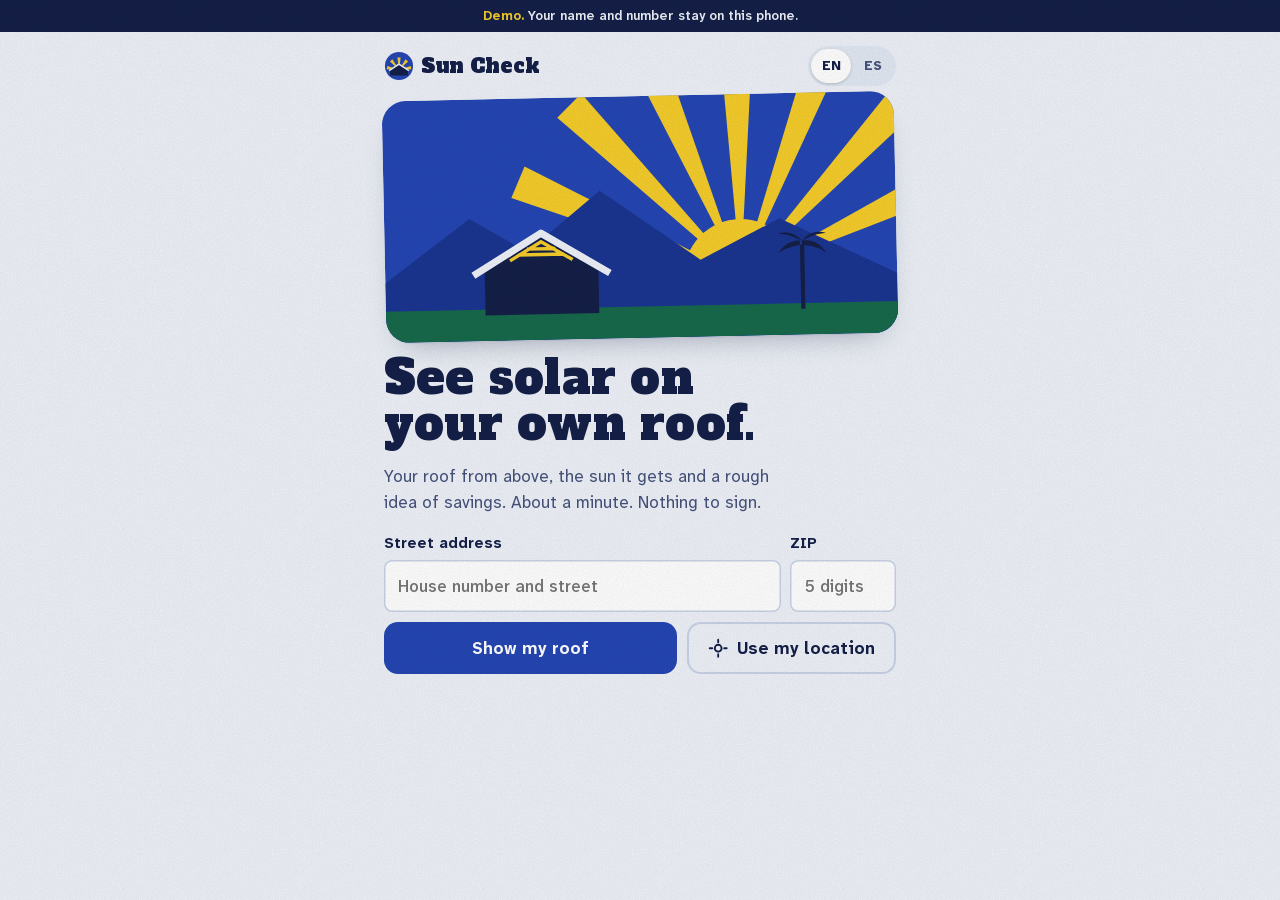
<file: index.html>
<!doctype html>
<html lang="en">
<head>
<meta charset="utf-8">
<meta name="viewport" content="width=device-width, initial-scale=1, viewport-fit=cover">
<title>Sun Check</title>
<meta name="description" content="See solar on your own roof from above, a rough estimate, and pick times that work, on your own phone.">
<meta name="robots" content="noindex, nofollow">
<meta name="theme-color" content="#2445b3">
<meta name="referrer" content="no-referrer">
<link rel="icon" href="assets/img/icon.svg" type="image/svg+xml">
<link rel="apple-touch-icon" href="assets/img/icon-180.png">
<link rel="preload" href="assets/fonts/AlfaSlabOne-400-normal-latin.woff2" as="font" type="font/woff2" crossorigin>
<link rel="preload" href="assets/fonts/AtkinsonHyperlegibleNext-latin.woff2" as="font" type="font/woff2" crossorigin>
<link rel="stylesheet" href="assets/css/base.css">
<link rel="stylesheet" href="assets/css/customer.css">
</head>
<body>
<div class="demo-ribbon" id="ribbon" hidden></div>
<header class="bar">
  <a class="mark" href="./" aria-label="Sun Check, start over"><svg viewBox="0 0 64 64" aria-hidden="true"><circle cx="32" cy="32" r="30" fill="#2445b3"/><g fill="#f4cc2a" transform="translate(32 40)"><path d="M0 0L-3.5-26h7z"/><path d="M0 0L-3.5-26h7z" transform="rotate(40)"/><path d="M0 0L-3.5-26h7z" transform="rotate(-40)"/><path d="M0 0L-3.5-26h7z" transform="rotate(80)"/><path d="M0 0L-3.5-26h7z" transform="rotate(-80)"/><circle r="11"/></g><path d="M13 52V41l19-12 19 12v11z" fill="#141f48"/><path d="M11 42l21-14 21 14" fill="none" stroke="#eef2f8" stroke-width="3.2" stroke-linejoin="round"/></svg><span id="t-brand">Sun Check</span></a>
  <span class="with" id="with" hidden></span>
  <div class="lang" role="group" aria-label="Language"><button type="button" data-lang="en">EN</button><button type="button" data-lang="es">ES</button></div>
</header>
<main>
  <!-- 1. Address and roof -->
  <section class="screen" id="s1" aria-labelledby="t-title1">
    <p class="context" id="context" hidden></p>
    <div class="art" id="art" aria-hidden="true">
      <svg viewBox="0 0 360 170"><rect width="360" height="170" fill="#2445b3"/><g transform="translate(250 128)" fill="#f4cc2a"><path d="M0 0L-12-170H12z"/><path d="M0 0L-12-170H12z" transform="rotate(22)"/><path d="M0 0L-12-170H12z" transform="rotate(44)"/><path d="M0 0L-12-170H12z" transform="rotate(66)"/><path d="M0 0L-12-170H12z" transform="rotate(-22)"/><path d="M0 0L-12-170H12z" transform="rotate(-44)"/><path d="M0 0L-12-170H12z" transform="rotate(-66)"/><circle r="40"/></g><path d="M0 128l60-44 40 24 52-42 70 50 56-28 82 40v42H0z" fill="#1a3591"/><path d="M0 170v-22h360v22z" fill="#17694b"/><path d="M70 152v-30l40-24 40 24v30z" fill="#141f48"/><path d="M62 124l48-29 48 29" fill="none" stroke="#eef2f8" stroke-width="5" stroke-linejoin="round"/><path d="M88 114l22-13 22 13M94 110h32M100 106h20" fill="none" stroke="#f4cc2a" stroke-width="2.4"/><path d="M292 152v-48h3v48zM293.5 104c-9-1-14 4-17 9 5-4 10-5 17-6zm0 0c9-1 14 4 17 9-5-4-10-5-17-6zm0 0c-5-6-12-7-17-5 6 0 11 2 17 5zm0 0c5-6 12-7 17-5-6 0-11 2-17 5z" fill="#141f48"/></svg>
    </div>
    <h1 class="display" id="t-title1">See solar on your own roof.</h1>
    <p class="lede" id="t-sub1">Your roof from above, the sun it gets and a rough idea of savings. About a minute. Nothing to sign.</p>
    <form class="addr" id="addr" autocomplete="on" novalidate>
      <label class="field street"><span id="t-street">Street address</span><input class="input" id="street" name="address-line1" autocomplete="address-line1" enterkeyhint="next" autocapitalize="words" spellcheck="false" aria-autocomplete="list" aria-controls="suggest"></label>
      <label class="field zip"><span id="t-zip">ZIP</span><input class="input" id="zipc" name="postal-code" autocomplete="postal-code" inputmode="numeric" maxlength="5" enterkeyhint="go"></label>
      <ul class="suggest" id="suggest" role="listbox" hidden></ul>
      <div class="addr-actions">
        <button class="btn" type="submit" id="t-show">Show my roof</button>
        <button class="btn ghost" type="button" id="locate"><svg viewBox="0 0 24 24" fill="none" stroke="currentColor" stroke-width="2.2" stroke-linecap="round" aria-hidden="true"><circle cx="12" cy="12" r="4"/><path d="M12 2v3M12 19v3M2 12h3M19 12h3"/></svg><span id="t-locate">Use my location</span></button>
      </div>
      <p class="err" id="addr-err" role="alert"></p>
    </form>
    <div id="roof" hidden>
      <div class="stage-wrap">
        <div class="frame">
          <canvas id="cv" aria-label="Your roof from above"></canvas>
          <div class="loader" id="loader"><svg viewBox="0 0 150 90" aria-hidden="true"><g class="sunup"><circle cx="75" cy="54" r="16" fill="#f4cc2a"/><g stroke="#f4cc2a" stroke-width="4" stroke-linecap="round"><path d="M75 28v-9M75 80v0M49 54h-9M110 54h-9M56 35l-6-6M94 35l6-6"/></g></g><path d="M0 90V66l36-20 30 18 30-24 54 30v20z" fill="#141f48"/><path d="M28 70l26-17 26 17" fill="none" stroke="#eef2f8" stroke-width="4" stroke-linejoin="round"/></svg><p id="loader-text">Finding your roof</p></div>
          <div class="north" aria-hidden="true"><span><svg viewBox="0 0 12 12"><path d="M6 0l5 12-5-3-5 3z" fill="#f4cc2a"/></svg>N</span></div>
          <div class="scale" id="scale" aria-hidden="true"></div>
        </div>
      </div>
      <div class="sweepbar"><p class="sweepcap" id="sweepcap" aria-live="polite"></p><button class="btn small ghost" type="button" id="replay" hidden><svg viewBox="0 0 24 24" fill="currentColor" aria-hidden="true"><path d="M8 5v14l11-7z"/></svg><span id="t-replay">Play again</span></button></div>
      <p class="tip" id="tip"></p>
      <p class="neighbors" id="neighbors" hidden></p>
      <div class="ask" id="facing" hidden></div>
      <div class="ask" id="place" hidden></div>
      <p class="tradeoff" id="tradeoff"></p>
      <button class="btn wide" type="button" id="next1" hidden>Next: your bill</button>
      <p class="attrib">Imagery: Esri, Vantor, Earthstar Geographics. Outlines: FEMA. Streets: © OpenStreetMap contributors.</p>
    </div>
  </section>

  <!-- 2. Bill and estimate -->
  <section class="screen" id="s2" hidden aria-labelledby="t-title2">
    <button class="linkbtn back" type="button" data-back="1" id="t-back2">Back</button>
    <h2 id="t-title2">Your rough numbers</h2>
    <div class="slider-row">
      <div class="slider-top"><span id="t-bill">Your power bill in a typical month</span><b id="bill-out">$250</b></div>
      <input type="range" id="bill" min="100" max="500" step="10" value="250" aria-describedby="bill-out">
    </div>
    <label class="switch"><span id="t-own">This home is mine</span><input type="checkbox" id="own" checked></label>
    <div class="snap">
      <label class="btn ghost" for="billphoto"><svg viewBox="0 0 24 24" fill="none" stroke="currentColor" stroke-width="2.2" stroke-linejoin="round" aria-hidden="true"><path d="M4 8h3l2-3h6l2 3h3v11H4z"/><circle cx="12" cy="13" r="3.5"/></svg><span id="t-snap">Snap your bill (optional)</span></label>
      <input type="file" id="billphoto" accept="image/*" capture="environment" hidden>
      <small id="t-snapnote">It's read right on your phone. The photo never leaves it.</small>
      <p class="snap-status" id="snap-status" role="status"></p>
    </div>
    <p class="small muted" id="utility-line"></p>
    <div class="estimate" id="estimate" aria-live="polite"></div>
    <details class="how"><summary id="t-how">How we figured this</summary><p id="t-howtext"></p></details>
    <div class="owner-note" id="owner-note" hidden></div>
    <button class="btn wide" type="button" id="next2">Pick times that work</button>
  </section>

  <!-- 3. Times and contact -->
  <section class="screen" id="s3" hidden aria-labelledby="t-title3">
    <button class="linkbtn back" type="button" data-back="2" id="t-back3">Back</button>
    <h2 id="t-title3">When's good for you?</h2>
    <p class="lede" id="t-sub3"></p>
    <div class="prefs" id="prefs" role="group" aria-labelledby="t-title3"></div>
    <div class="ask"><p id="t-meet">How would you like to meet?</p><div class="seg3" id="meet" role="group"></div></div>
    <label class="check"><input type="checkbox" id="partner"><span id="t-partner">My partner or co-owner may join too</span></label>
    <form class="contact" id="contact" autocomplete="on" novalidate>
      <label class="field"><span id="t-name">Your name</span><input class="input" id="cname" name="name" autocomplete="name" autocapitalize="words" enterkeyhint="next"></label>
      <label class="field"><span id="t-phone">Mobile number</span><input class="input" id="cphone" name="tel" type="tel" autocomplete="tel" inputmode="tel" enterkeyhint="next"></label>
      <label class="field"><span id="t-email">Email (optional)</span><input class="input" id="cemail" name="email" type="email" autocomplete="email" inputmode="email" enterkeyhint="done"></label>
      <div class="consent"><label class="check"><input type="checkbox" id="consent"><span id="t-consent"></span></label><p class="alt" id="t-consentalt" hidden></p><button class="linkbtn small" type="button" id="privacy">Privacy</button></div>
      <p class="err" id="send-err" role="alert"></p>
      <div class="sendbar"><button class="btn wide" type="submit" id="send">Send my request</button></div>
    </form>
  </section>

  <!-- 4. Done -->
  <section class="screen" id="s4" hidden aria-labelledby="t-done"></section>
</main>
<script src="assets/vendor/suncalc.js"></script>
<script type="module" src="assets/js/customer.js"></script>
</body>
</html>
</file>
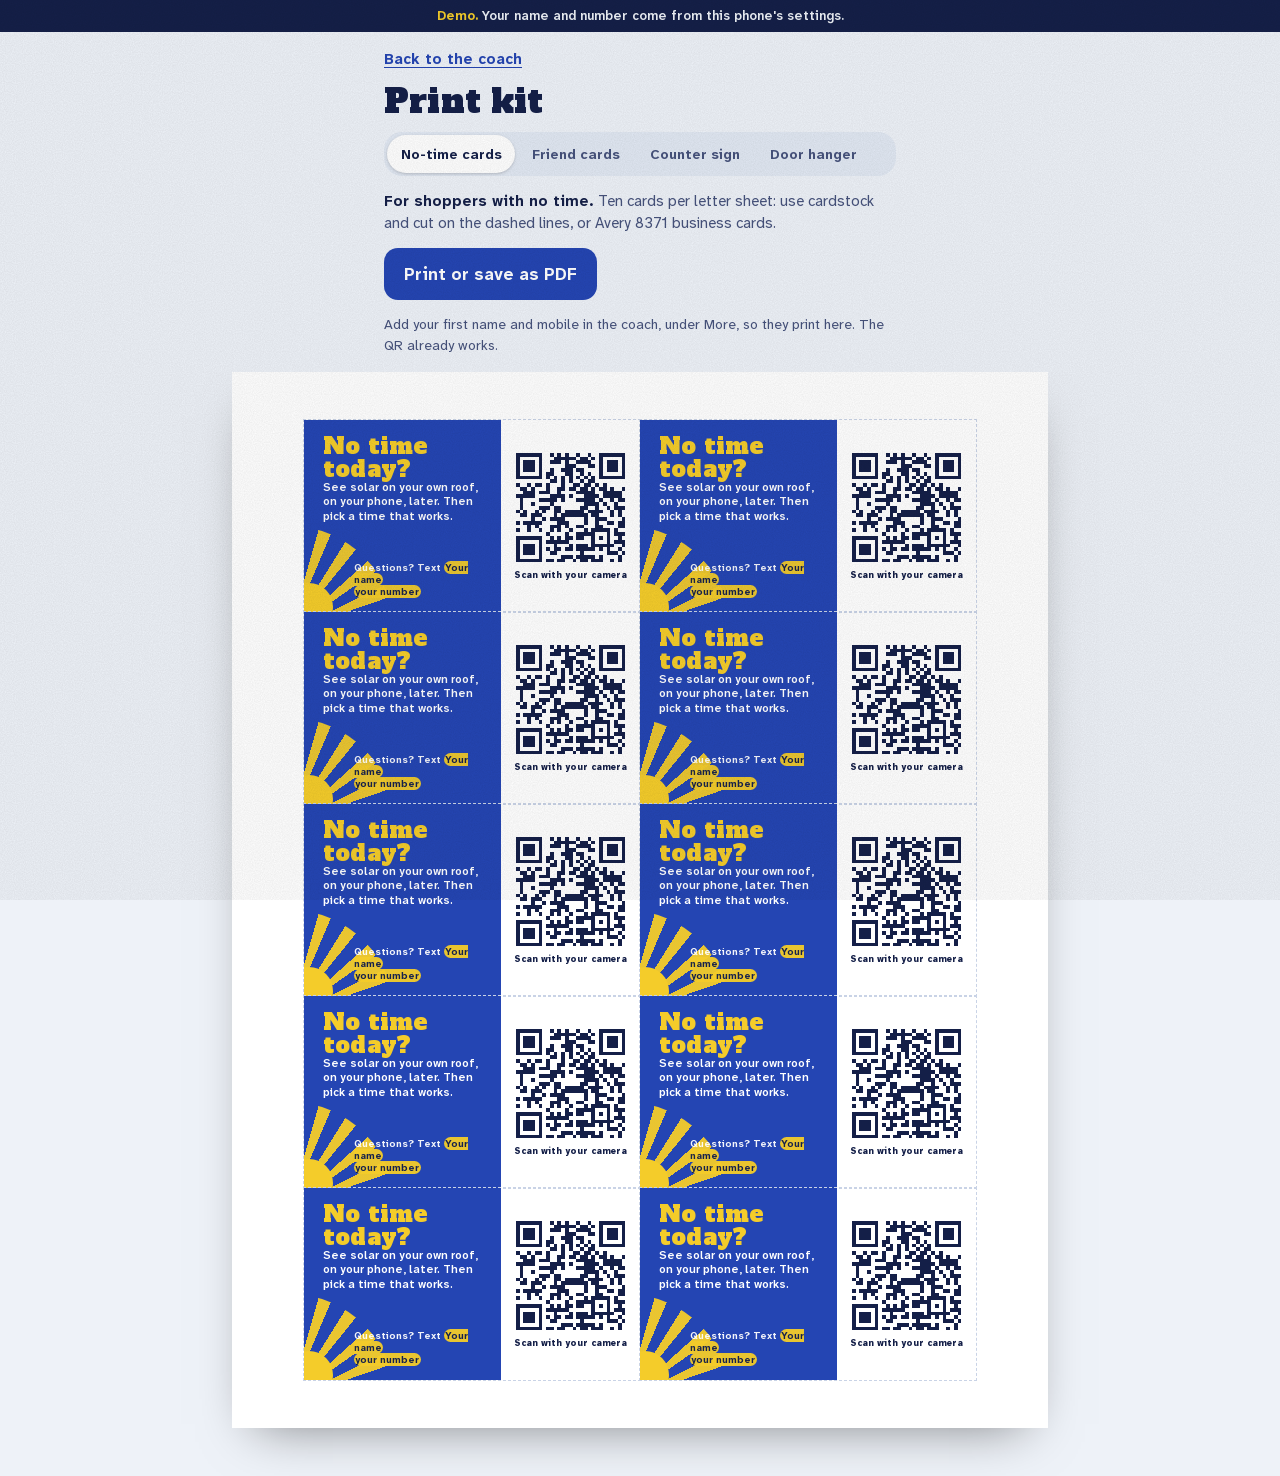
<file: print/index.html>
<!doctype html>
<html lang="en">
<head>
<meta charset="utf-8">
<meta name="viewport" content="width=device-width, initial-scale=1, viewport-fit=cover">
<title>Booth Print Kit</title>
<meta name="description" content="Optional printouts for a solar booth rep: no-time cards, friend cards, a counter sign and a neighbor door hanger, each with her own code.">
<meta name="robots" content="noindex, nofollow">
<link rel="icon" href="../assets/img/icon.svg" type="image/svg+xml">
<link rel="preload" href="../assets/fonts/AlfaSlabOne-400-normal-latin.woff2" as="font" type="font/woff2" crossorigin>
<link rel="preload" href="../assets/fonts/AtkinsonHyperlegibleNext-latin.woff2" as="font" type="font/woff2" crossorigin>
<link rel="stylesheet" href="../assets/css/base.css">
<link rel="stylesheet" href="../assets/css/print.css">
</head>
<body>
<div class="demo-ribbon screen-only"><b>Demo.</b> Your name and number come from this phone's settings.</div>
<main class="screen-only-wrap"><div class="controls screen-only">
  <a class="back" href="../rep/#more">Back to the coach</a>
  <h1 class="display">Print kit</h1>
  <div class="seg" role="group" aria-label="What to print" id="tabs">
    <button type="button" data-item="card">No-time cards</button>
    <button type="button" data-item="friend">Friend cards</button>
    <button type="button" data-item="sign">Counter sign</button>
    <button type="button" data-item="hanger">Door hanger</button>
  </div>
  <p class="note" id="note"></p>
  <label class="field" id="street-field" hidden><span>Street where someone you booked just went solar</span><input class="input" id="street" placeholder="Orchard Ave"></label>
  <div class="btnrow"><button class="btn" type="button" id="print">Print or save as PDF</button></div>
  <p class="small muted" id="who"></p>
</div>
<div class="stage" id="stage"></div></main>
<script src="../assets/vendor/qrcode.js"></script>
<script type="module" src="../assets/js/print.js"></script>
</body>
</html>
</file>
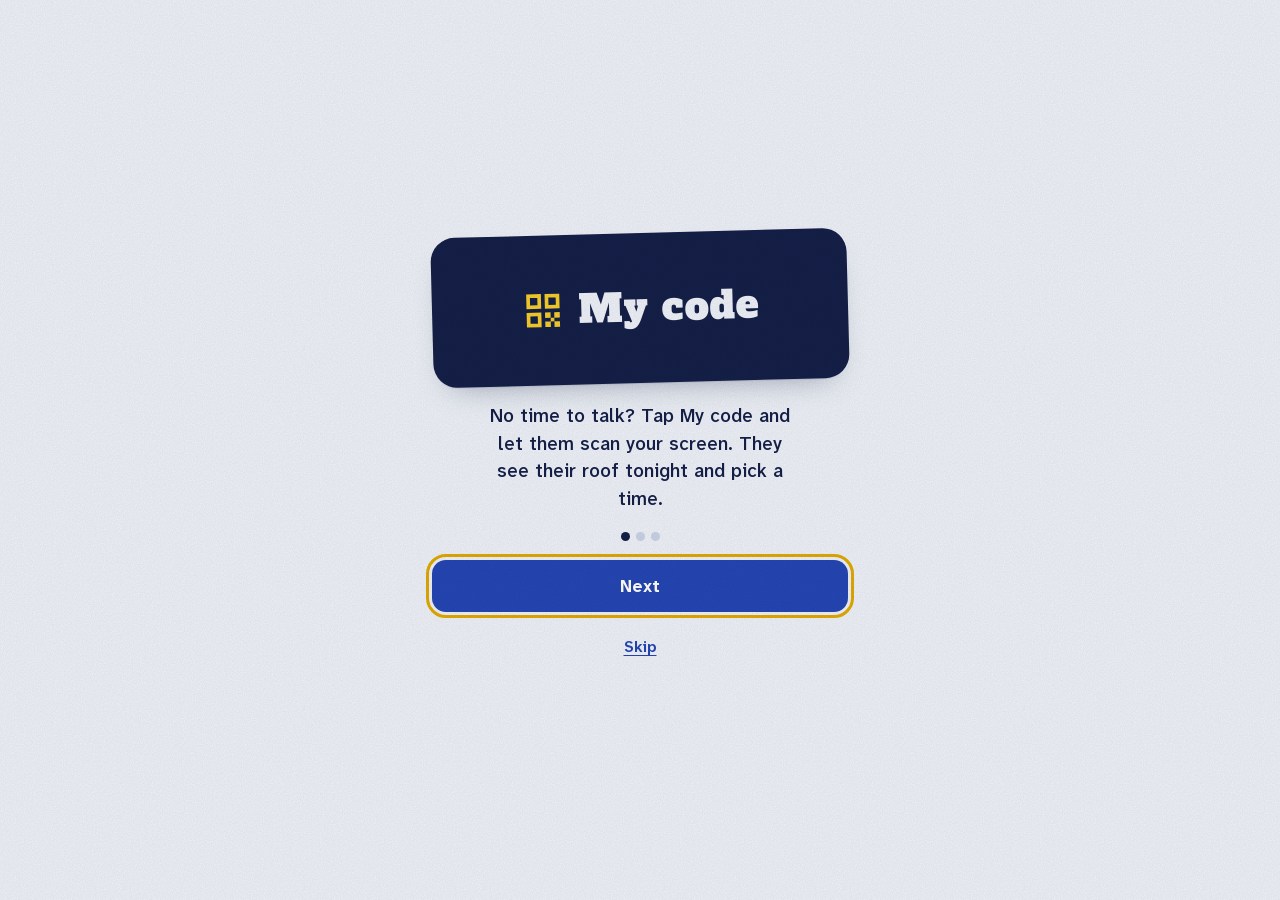
<file: rep/index.html>
<!doctype html>
<html lang="en">
<head>
<meta charset="utf-8">
<meta name="viewport" content="width=device-width, initial-scale=1, viewport-fit=cover">
<title>Pocket Coach</title>
<meta name="description" content="A solar booth rep's pocket coach: three big buttons on the floor, tonight's texts, practice, and a weekly view. Everything stays on this phone.">
<meta name="robots" content="noindex, nofollow">
<meta name="theme-color" content="#2445b3">
<meta name="apple-mobile-web-app-capable" content="yes">
<meta name="mobile-web-app-capable" content="yes">
<meta name="apple-mobile-web-app-status-bar-style" content="default">
<meta name="apple-mobile-web-app-title" content="Coach">
<link rel="manifest" href="manifest.webmanifest">
<link rel="apple-touch-icon" href="../assets/img/icon-180.png">
<link rel="icon" href="../assets/img/icon.svg" type="image/svg+xml">
<link rel="preload" href="../assets/fonts/AlfaSlabOne-400-normal-latin.woff2" as="font" type="font/woff2" crossorigin>
<link rel="preload" href="../assets/fonts/AtkinsonHyperlegibleNext-latin.woff2" as="font" type="font/woff2" crossorigin>
<link rel="stylesheet" href="../assets/css/base.css">
<link rel="stylesheet" href="../assets/css/rep.css">
</head>
<body>
<div class="demo-ribbon" id="ribbon" hidden><b>Demo.</b> Everything you enter stays on this phone.</div>
<main id="view" class="view" tabindex="-1"></main>
<nav class="tabs" aria-label="Sections">
  <a href="#floor" data-tab="floor"><svg viewBox="0 0 24 24" aria-hidden="true"><circle cx="12" cy="12" r="4.2"/><path d="M12 2.5v2.6M12 18.9v2.6M2.5 12h2.6M18.9 12h2.6M5.3 5.3l1.8 1.8M16.9 16.9l1.8 1.8M5.3 18.7l1.8-1.8M16.9 7.1l1.8-1.8"/></svg><span>Floor</span></a>
  <a href="#tonight" data-tab="tonight"><svg viewBox="0 0 24 24" aria-hidden="true"><path d="M20 14.5A8.5 8.5 0 1 1 9.5 4a7 7 0 0 0 10.5 10.5z"/></svg><span>Tonight</span><b class="badge" data-badge="tonight" hidden></b></a>
  <a href="#practice" data-tab="practice"><svg viewBox="0 0 24 24" aria-hidden="true"><rect x="3.5" y="5" width="13" height="15" rx="2"/><path d="M7.5 2.8h11a2 2 0 0 1 2 2v13"/><path d="M7 10h6M7 13.5h4"/></svg><span>Practice</span></a>
  <a href="#week" data-tab="week"><svg viewBox="0 0 24 24" aria-hidden="true"><path d="M4 20V10M10 20V4M16 20v-7M22 20H2"/></svg><span>Week</span></a>
  <a href="#more" data-tab="more"><svg viewBox="0 0 24 24" aria-hidden="true"><circle cx="5" cy="12" r="1.6"/><circle cx="12" cy="12" r="1.6"/><circle cx="19" cy="12" r="1.6"/></svg><span>More</span></a>
</nav>
<script src="../assets/vendor/qrcode.js"></script>
<script type="module" src="../assets/js/rep.js"></script>
</body>
</html>
</file>
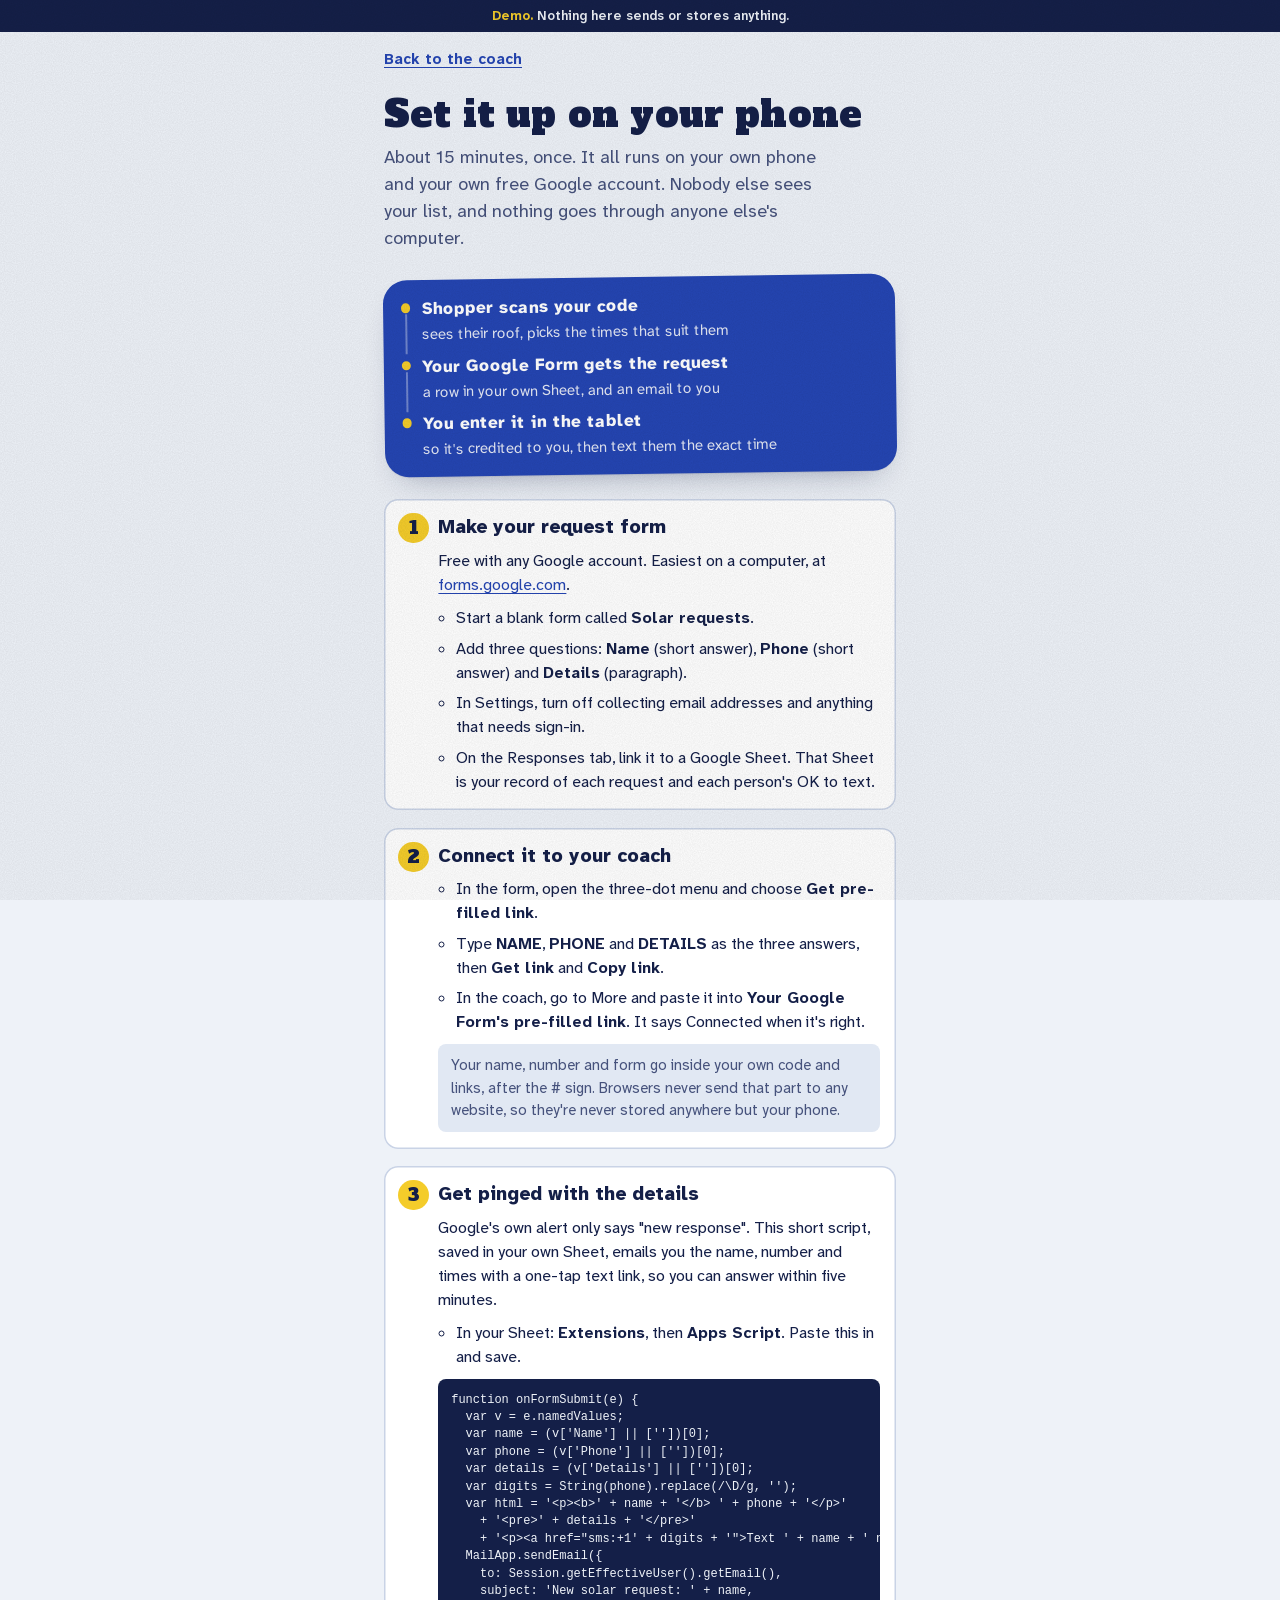
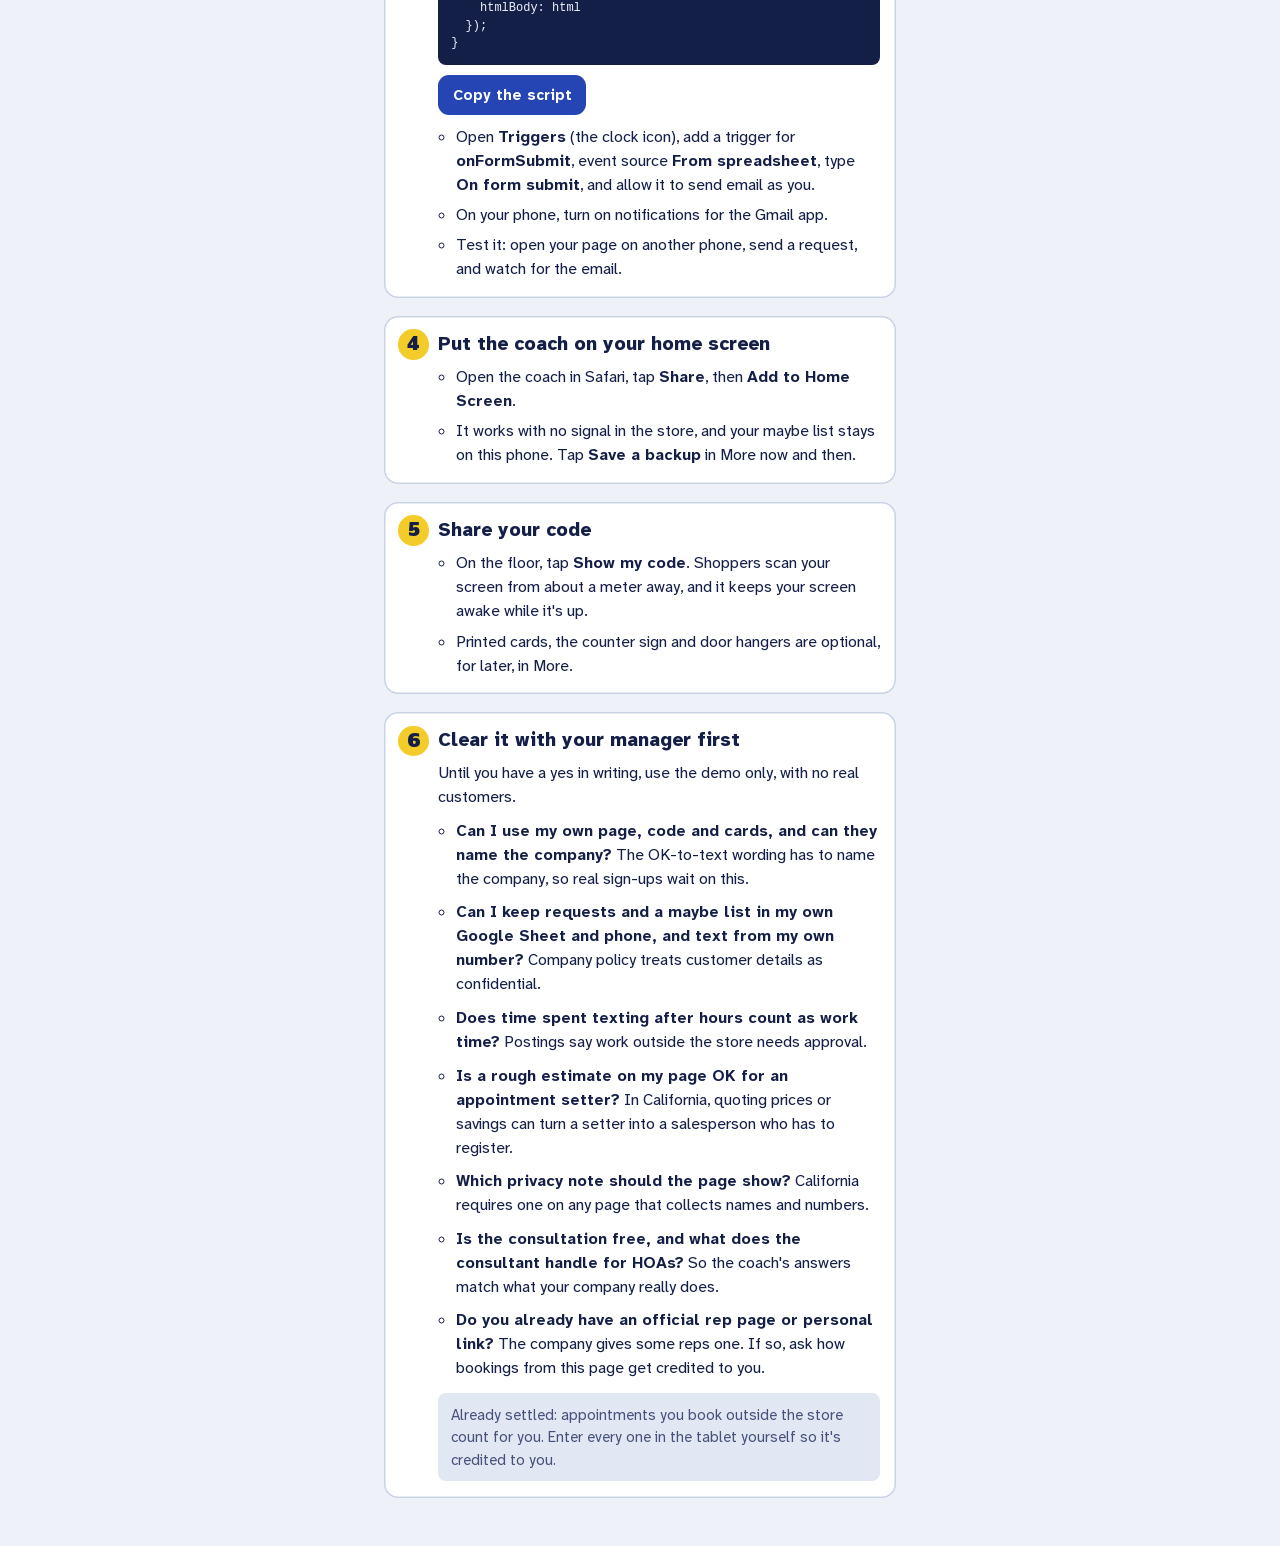
<file: setup/index.html>
<!doctype html>
<html lang="en">
<head>
<meta charset="utf-8">
<meta name="viewport" content="width=device-width, initial-scale=1, viewport-fit=cover">
<title>Set Up Your Phone</title>
<meta name="description" content="How a solar booth rep sets up the pocket coach on her own phone and her own free Google Form, and what to clear with her manager first.">
<meta name="robots" content="noindex, nofollow">
<link rel="icon" href="../assets/img/icon.svg" type="image/svg+xml">
<link rel="preload" href="../assets/fonts/AlfaSlabOne-400-normal-latin.woff2" as="font" type="font/woff2" crossorigin>
<link rel="preload" href="../assets/fonts/AtkinsonHyperlegibleNext-latin.woff2" as="font" type="font/woff2" crossorigin>
<link rel="stylesheet" href="../assets/css/base.css">
<link rel="stylesheet" href="../assets/css/setup.css">
</head>
<body>
<div class="demo-ribbon"><b>Demo.</b> Nothing here sends or stores anything.</div>
<main class="doc">
  <a class="back" href="../rep/#more">Back to the coach</a>
  <header class="hero">
    <h1 class="display">Set it up on your phone</h1>
    <p>About 15 minutes, once. It all runs on your own phone and your own free Google account. Nobody else sees your list, and nothing goes through anyone else's computer.</p>
  </header>

  <section class="how" aria-label="How it fits together">
    <div><b>Shopper scans your code</b><span>sees their roof, picks the times that suit them</span></div>
    <div><b>Your Google Form gets the request</b><span>a row in your own Sheet, and an email to you</span></div>
    <div><b>You enter it in the tablet</b><span>so it's credited to you, then text them the exact time</span></div>
  </section>

  <ol class="steps">
    <li>
      <h2>Make your request form</h2>
      <p>Free with any Google account. Easiest on a computer, at <a href="https://forms.google.com" target="_blank" rel="noopener">forms.google.com</a>.</p>
      <ul>
        <li>Start a blank form called <b>Solar requests</b>.</li>
        <li>Add three questions: <b>Name</b> (short answer), <b>Phone</b> (short answer) and <b>Details</b> (paragraph).</li>
        <li>In Settings, turn off collecting email addresses and anything that needs sign-in.</li>
        <li>On the Responses tab, link it to a Google Sheet. That Sheet is your record of each request and each person's OK to text.</li>
      </ul>
    </li>
    <li>
      <h2>Connect it to your coach</h2>
      <ul>
        <li>In the form, open the three-dot menu and choose <b>Get pre-filled link</b>.</li>
        <li>Type <b>NAME</b>, <b>PHONE</b> and <b>DETAILS</b> as the three answers, then <b>Get link</b> and <b>Copy link</b>.</li>
        <li>In the coach, go to More and paste it into <b>Your Google Form's pre-filled link</b>. It says Connected when it's right.</li>
      </ul>
      <p class="aside">Your name, number and form go inside your own code and links, after the # sign. Browsers never send that part to any website, so they're never stored anywhere but your phone.</p>
    </li>
    <li>
      <h2>Get pinged with the details</h2>
      <p>Google's own alert only says "new response". This short script, saved in your own Sheet, emails you the name, number and times with a one-tap text link, so you can answer within five minutes.</p>
      <ul>
        <li>In your Sheet: <b>Extensions</b>, then <b>Apps Script</b>. Paste this in and save.</li>
      </ul>
      <pre class="code" id="script">function onFormSubmit(e) {
  var v = e.namedValues;
  var name = (v['Name'] || [''])[0];
  var phone = (v['Phone'] || [''])[0];
  var details = (v['Details'] || [''])[0];
  var digits = String(phone).replace(/\D/g, '');
  var html = '&lt;p&gt;&lt;b&gt;' + name + '&lt;/b&gt; ' + phone + '&lt;/p&gt;'
    + '&lt;pre&gt;' + details + '&lt;/pre&gt;'
    + '&lt;p&gt;&lt;a href="sms:+1' + digits + '"&gt;Text ' + name + ' now&lt;/a&gt;&lt;/p&gt;';
  MailApp.sendEmail({
    to: Session.getEffectiveUser().getEmail(),
    subject: 'New solar request: ' + name,
    htmlBody: html
  });
}</pre>
      <div class="btnrow"><button class="btn small" type="button" data-copy="script">Copy the script</button></div>
      <ul>
        <li>Open <b>Triggers</b> (the clock icon), add a trigger for <b>onFormSubmit</b>, event source <b>From spreadsheet</b>, type <b>On form submit</b>, and allow it to send email as you.</li>
        <li>On your phone, turn on notifications for the Gmail app.</li>
        <li>Test it: open your page on another phone, send a request, and watch for the email.</li>
      </ul>
    </li>
    <li>
      <h2>Put the coach on your home screen</h2>
      <ul>
        <li>Open the coach in Safari, tap <b>Share</b>, then <b>Add to Home Screen</b>.</li>
        <li>It works with no signal in the store, and your maybe list stays on this phone. Tap <b>Save a backup</b> in More now and then.</li>
      </ul>
    </li>
    <li>
      <h2>Share your code</h2>
      <ul>
        <li>On the floor, tap <b>Show my code</b>. Shoppers scan your screen from about a meter away, and it keeps your screen awake while it's up.</li>
        <li>Printed cards, the counter sign and door hangers are optional, for later, in More.</li>
      </ul>
    </li>
    <li>
      <h2>Clear it with your manager first</h2>
      <p>Until you have a yes in writing, use the demo only, with no real customers.</p>
      <ul class="asks">
        <li><b>Can I use my own page, code and cards, and can they name the company?</b> The OK-to-text wording has to name the company, so real sign-ups wait on this.</li>
        <li><b>Can I keep requests and a maybe list in my own Google Sheet and phone, and text from my own number?</b> Company policy treats customer details as confidential.</li>
        <li><b>Does time spent texting after hours count as work time?</b> Postings say work outside the store needs approval.</li>
        <li><b>Is a rough estimate on my page OK for an appointment setter?</b> In California, quoting prices or savings can turn a setter into a salesperson who has to register.</li>
        <li><b>Which privacy note should the page show?</b> California requires one on any page that collects names and numbers.</li>
        <li><b>Is the consultation free, and what does the consultant handle for HOAs?</b> So the coach's answers match what your company really does.</li>
        <li><b>Do you already have an official rep page or personal link?</b> The company gives some reps one. If so, ask how bookings from this page get credited to you.</li>
      </ul>
      <p class="aside">Already settled: appointments you book outside the store count for you. Enter every one in the tablet yourself so it's credited to you.</p>
    </li>
  </ol>
</main>
<script type="module">
  import { copyText, toast } from '../assets/js/util.js';
  document.addEventListener('click', async e => {
    const b = e.target.closest('[data-copy]');
    if (!b) return;
    const text = document.getElementById(b.dataset.copy).textContent;
    (await copyText(text)) ? toast('Copied') : toast('Copy blocked. Press and hold the text to copy.');
  });
  if ('serviceWorker' in navigator) navigator.serviceWorker.register('../sw.js', { scope: '../' }).catch(() => {});
</script>
</body>
</html>
</file>
<file: assets/css/base.css>
/* Fonts are self-hosted (SIL Open Font License) so pages don't wait on another server. */
/* Self-hosted Google Fonts (SIL Open Font License): Alfa Slab One, Atkinson Hyperlegible Next. */
@font-face { font-family: 'Alfa Slab One'; font-style: normal; font-weight: 400; font-display: swap; src: url('../fonts/AlfaSlabOne-400-normal-latin-ext.woff2') format('woff2'); unicode-range: U+0100-02BA, U+02BD-02C5, U+02C7-02CC, U+02CE-02D7, U+02DD-02FF, U+0304, U+0308, U+0329, U+1D00-1DBF, U+1E00-1E9F, U+1EF2-1EFF, U+2020, U+20A0-20AB, U+20AD-20C4, U+2113, U+2C60-2C7F, U+A720-A7FF; }
@font-face { font-family: 'Alfa Slab One'; font-style: normal; font-weight: 400; font-display: swap; src: url('../fonts/AlfaSlabOne-400-normal-latin.woff2') format('woff2'); unicode-range: U+0000-00FF, U+0131, U+0152-0153, U+02BB-02BC, U+02C6, U+02DA, U+02DC, U+0304, U+0308, U+0329, U+2000-206F, U+20AC, U+2122, U+2191, U+2193, U+2212, U+2215, U+FEFF, U+FFFD; }
@font-face { font-family: 'Atkinson Hyperlegible Next'; font-style: normal; font-weight: 200 800; font-display: swap; src: url('../fonts/AtkinsonHyperlegibleNext-latin.woff2') format('woff2'); unicode-range: U+0000-00FF, U+0131, U+0152-0153, U+02BB-02BC, U+02C6, U+02DA, U+02DC, U+0304, U+0308, U+0329, U+2000-206F, U+20AC, U+2122, U+2191, U+2193, U+2212, U+2215, U+FEFF, U+FFFD; }
@font-face { font-family: 'Atkinson Hyperlegible Next'; font-style: italic; font-weight: 400; font-display: swap; src: url('../fonts/AtkinsonHyperlegibleNext-italic-latin.woff2') format('woff2'); unicode-range: U+0000-00FF, U+0131, U+0152-0153, U+02BB-02BC, U+02C6, U+02DA, U+02DC, U+0304, U+0308, U+0329, U+2000-206F, U+20AC, U+2122, U+2191, U+2193, U+2212, U+2215, U+FEFF, U+FFFD; }

/* Sun Check — shared design system.
   Direction: Inland Empire citrus-crate label. Flat screen-print color (cobalt sky,
   lemon sun, grove green) on cool label stock, a heavy slab for the loud moments,
   a hyper-legible sans for everything people read. Boldness lives in the sunburst
   and the oversized numbers; everything else stays quiet. */

:root {
  --paper: #eef2f8;
  --surface: #ffffff;
  --well: #e1e8f3;
  --ink: #141f48;
  --ink-2: #46527c;
  --line: #c9d3e6;
  --cobalt: #2445b3;
  --cobalt-deep: #1a3591;
  --lemon: #f4cc2a;
  --lemon-deep: #d9ad00;
  --grove: #17694b;
  --stamp: #c42f28;
  --btn: var(--cobalt);
  --btn-press: var(--cobalt-deep);
  --on-btn: #ffffff;
  --on-lemon: #141f48;
  --label-bg: #2445b3;
  --label-ink: #ffffff;
  --focus: #e0a800;
  --scrim: rgba(12, 18, 44, 0.55);
  --seq-0: #e1e8f3;
  --seq-1: #b9c8ec;
  --seq-2: #7f9be0;
  --seq-3: #4466cc;
  --seq-4: #2445b3;
  --shadow: 0 1px 0 rgba(20, 31, 72, 0.06), 0 14px 32px -18px rgba(20, 31, 72, 0.45);
  --grain-opacity: 0.07;
  --grain-blend: multiply;

  --display: "Alfa Slab One", "Rockwell", "Roboto Slab", Georgia, serif;
  --body: "Atkinson Hyperlegible Next", "Atkinson Hyperlegible", "Avenir Next", "Segoe UI", sans-serif;

  --r-s: 8px;
  --r-m: 14px;
  --r-l: 24px;
  --gutter-l: max(16px, env(safe-area-inset-left, 0px));
  --gutter-r: max(16px, env(safe-area-inset-right, 0px));
  --track: 34rem;
  color-scheme: light;
}

@media (prefers-color-scheme: dark) {
  :root:not([data-theme="light"]) {
    --paper: #0d1533;
    --surface: #16204a;
    --well: #1e2a58;
    --ink: #eef2fa;
    --ink-2: #b2bcdc;
    --line: #2f3c70;
    --cobalt: #8aa2ff;
    --cobalt-deep: #6f8cff;
    --lemon: #f6d34a;
    --lemon-deep: #f6d34a;
    --grove: #4dbd8e;
    --stamp: #ff7466;
    --btn: #f6d34a;
    --btn-press: #e9c12a;
    --on-btn: #141f48;
    --on-lemon: #141f48;
    --label-bg: #1e3a9e;
    --label-ink: #ffffff;
    --focus: #f6d34a;
    --scrim: rgba(3, 6, 18, 0.7);
    --seq-0: #1e2a58;
    --seq-1: #2b3f86;
    --seq-2: #3f5fc0;
    --seq-3: #6f8cff;
    --seq-4: #b3c3ff;
    --shadow: 0 1px 0 rgba(0, 0, 0, 0.3), 0 16px 34px -18px rgba(0, 0, 0, 0.8);
    --grain-opacity: 0.09;
    --grain-blend: screen;
    color-scheme: dark;
  }
}
:root[data-theme="dark"] {
  --paper: #0d1533;
  --surface: #16204a;
  --well: #1e2a58;
  --ink: #eef2fa;
  --ink-2: #b2bcdc;
  --line: #2f3c70;
  --cobalt: #8aa2ff;
  --cobalt-deep: #6f8cff;
  --lemon: #f6d34a;
  --lemon-deep: #f6d34a;
  --grove: #4dbd8e;
  --stamp: #ff7466;
  --btn: #f6d34a;
  --btn-press: #e9c12a;
  --on-btn: #141f48;
  --on-lemon: #141f48;
  --label-bg: #1e3a9e;
  --label-ink: #ffffff;
  --focus: #f6d34a;
  --scrim: rgba(3, 6, 18, 0.7);
  --seq-0: #1e2a58;
  --seq-1: #2b3f86;
  --seq-2: #3f5fc0;
  --seq-3: #6f8cff;
  --seq-4: #b3c3ff;
  --shadow: 0 1px 0 rgba(0, 0, 0, 0.3), 0 16px 34px -18px rgba(0, 0, 0, 0.8);
  --grain-opacity: 0.09;
  --grain-blend: screen;
  color-scheme: dark;
}

*, *::before, *::after { box-sizing: border-box; }
html { -webkit-text-size-adjust: 100%; text-size-adjust: 100%; }
body {
  margin: 0;
  background: var(--paper);
  color: var(--ink);
  font-family: var(--body);
  font-size: 1.0625rem;
  line-height: 1.5;
  -webkit-font-smoothing: antialiased;
  -webkit-tap-highlight-color: transparent;
}
/* Paper grain: a fixed noise layer so flat color reads like printed label stock. */
body::after {
  content: "";
  position: fixed;
  inset: 0;
  pointer-events: none;
  z-index: 100;
  opacity: var(--grain-opacity);
  mix-blend-mode: var(--grain-blend);
  background-image: url("data:image/svg+xml;utf8,<svg xmlns='http://www.w3.org/2000/svg' width='180' height='180'><filter id='n'><feTurbulence type='fractalNoise' baseFrequency='.9' numOctaves='2' stitchTiles='stitch'/><feColorMatrix values='0 0 0 0 0  0 0 0 0 0  0 0 0 0 0  0 0 0 1.2 0'/></filter><rect width='100%' height='100%' filter='url(%23n)'/></svg>");
}
::selection { background: var(--lemon); color: var(--on-lemon); }
img, svg, canvas { max-width: 100%; }
[hidden] { display: none !important; }

h1, h2, h3 { margin: 0; text-wrap: balance; }
p { margin: 0; }
a { color: var(--cobalt); text-underline-offset: 3px; }
.display { font-family: var(--display); font-weight: 400; letter-spacing: 0.005em; line-height: 1.02; }
.muted { color: var(--ink-2); }
.small { font-size: 0.875rem; }
.num { font-variant-numeric: tabular-nums; }
.sr-only { position: absolute; width: 1px; height: 1px; overflow: hidden; clip: rect(0 0 0 0); white-space: nowrap; }

:focus { outline: none; }
:focus-visible { outline: 3px solid var(--focus); outline-offset: 3px; border-radius: 6px; }

/* Buttons */
.btn {
  appearance: none;
  border: 0;
  border-radius: var(--r-m);
  background: var(--btn);
  color: var(--on-btn);
  font: 700 1.0625rem/1.2 var(--body);
  min-height: 52px;
  padding: 0.85rem 1.25rem;
  display: inline-flex;
  align-items: center;
  justify-content: center;
  gap: 0.5rem;
  cursor: pointer;
  text-decoration: none;
  transition: transform 0.08s ease, background 0.15s ease;
  touch-action: manipulation;
}
.btn:active { transform: translateY(1px) scale(0.99); background: var(--btn-press); }
.btn[disabled] { opacity: 0.45; pointer-events: none; }
.btn.wide { width: 100%; }
.btn.ghost { background: transparent; color: var(--ink); box-shadow: inset 0 0 0 2px var(--line); }
.btn.ghost:active { background: var(--well); }
.btn.lemon { background: var(--lemon); color: var(--on-lemon); }
.btn.lemon:active { background: var(--lemon-deep); }
.btn.small { min-height: 40px; padding: 0.5rem 0.9rem; font-size: 0.9375rem; border-radius: 11px; }
.btn svg { width: 1.2em; height: 1.2em; flex: none; }

.linkbtn {
  appearance: none; background: none; border: 0; padding: 0.35rem 0; cursor: pointer;
  color: var(--cobalt); font: 600 1rem/1.3 var(--body); text-decoration: underline; text-underline-offset: 3px;
}

/* Chips */
.chips { display: flex; flex-wrap: wrap; gap: 0.5rem; }
.chip {
  appearance: none;
  border: 0;
  background: var(--surface);
  color: var(--ink);
  box-shadow: inset 0 0 0 1.5px var(--line);
  border-radius: 999px;
  padding: 0.55rem 0.95rem;
  font: 600 0.9688rem/1.15 var(--body);
  min-height: 44px;
  cursor: pointer;
  touch-action: manipulation;
}
.chip[aria-pressed="true"], .chip.on { background: var(--ink); color: var(--paper); box-shadow: none; }
.chip:active { transform: scale(0.98); }

/* Form fields */
.field { display: grid; gap: 0.35rem; }
.field > span { font-weight: 700; font-size: 0.9375rem; }
.input, .textarea, select.input {
  width: 100%;
  border: 0;
  border-radius: var(--r-s);
  background: var(--surface);
  color: var(--ink);
  box-shadow: inset 0 0 0 1.5px var(--line);
  font: 500 1.0625rem/1.35 var(--body);
  padding: 0.8rem 0.9rem;
  min-height: 52px;
}
.textarea { min-height: 7.5rem; resize: vertical; line-height: 1.45; }
.input:focus-visible, .textarea:focus-visible { outline: none; box-shadow: inset 0 0 0 2.5px var(--cobalt); }
.check { display: grid; grid-template-columns: 28px 1fr; gap: 0.75rem; align-items: start; cursor: pointer; }
.check input { width: 26px; height: 26px; margin: 2px 0 0; accent-color: var(--cobalt); }

/* Bottom sheet */
.sheet-scrim {
  position: fixed; inset: 0; z-index: 60; background: var(--scrim);
  display: flex; align-items: flex-end; justify-content: center;
  animation: fade 0.18s ease;
}
.sheet {
  width: 100%; max-width: 36rem; max-height: 92dvh; overflow: auto;
  background: var(--paper); color: var(--ink);
  border-radius: var(--r-l) var(--r-l) 0 0;
  padding: 0.5rem var(--gutter-r) calc(1.25rem + env(safe-area-inset-bottom, 0px)) var(--gutter-l);
  box-shadow: 0 -18px 40px -20px rgba(0, 0, 0, 0.45);
  animation: rise 0.24s cubic-bezier(.2, .8, .2, 1);
}
.sheet .grab { width: 44px; height: 5px; border-radius: 3px; background: var(--line); margin: 0.25rem auto 0.9rem; }
.sheet-head { display: flex; align-items: center; justify-content: space-between; gap: 1rem; margin-bottom: 0.9rem; }
.sheet-head h2 { font: 400 1.5rem/1.1 var(--display); }
.iconbtn {
  appearance: none; border: 0; background: var(--well); color: var(--ink);
  width: 44px; height: 44px; border-radius: 50%; display: grid; place-items: center; cursor: pointer; flex: none;
}
.iconbtn svg { width: 20px; height: 20px; }

/* Toast */
.toast {
  position: fixed; left: 50%; z-index: 80; transform: translateX(-50%);
  bottom: calc(88px + env(safe-area-inset-bottom, 0px));
  background: var(--ink); color: var(--paper);
  border-radius: 999px; padding: 0.7rem 0.8rem 0.7rem 1.15rem;
  display: flex; align-items: center; gap: 0.9rem;
  font-weight: 600; font-size: 0.9688rem; box-shadow: var(--shadow);
  max-width: calc(100vw - 32px);
  animation: rise 0.2s ease;
}
.toast button {
  appearance: none; border: 0; background: var(--lemon); color: var(--on-lemon);
  font: 700 0.875rem/1 var(--body); border-radius: 999px; padding: 0.55rem 0.8rem; cursor: pointer;
}

/* Demo ribbon */
.demo-ribbon {
  background: var(--ink); color: var(--paper);
  font-size: 0.8125rem; font-weight: 600; text-align: center;
  padding: 0.4rem var(--gutter-r) 0.4rem var(--gutter-l);
}
.demo-ribbon b { color: var(--lemon); }

@keyframes rise { from { transform: translateY(24px); opacity: 0; } to { transform: none; opacity: 1; } }
@keyframes fade { from { opacity: 0; } to { opacity: 1; } }

@media (prefers-reduced-motion: reduce) {
  *, *::before, *::after { animation-duration: 0.001ms !important; animation-iteration-count: 1 !important; transition-duration: 0.001ms !important; scroll-behavior: auto !important; }
}

/* Thin custom scrollbars in the label palette */
* { scrollbar-width: thin; scrollbar-color: var(--cobalt) transparent; }
</file>
<file: assets/css/customer.css>
/* Sun Check, the shopper's page. One loud moment: their own roof inside a
   crate-label sunburst, the sun sweeping over it, panels dropping in. The rest
   is calm, large and quick to tap. */

body { min-height: 100dvh; }

.bar {
  max-width: var(--track); margin: 0 auto;
  display: flex; align-items: center; gap: 0.75rem;
  padding: 0.85rem var(--gutter-r) 0.25rem var(--gutter-l);
}
.mark { display: inline-flex; align-items: center; gap: 0.45rem; font: 400 1.25rem/1 var(--display); color: var(--ink); text-decoration: none; }
.mark svg { width: 30px; height: 30px; flex: none; }
.with { font-size: 0.8125rem; font-weight: 600; color: var(--ink-2); line-height: 1.2; min-width: 0; }
.lang { margin-left: auto; display: inline-flex; background: var(--well); border-radius: 999px; padding: 3px; gap: 2px; flex: none; }
.lang button { appearance: none; border: 0; background: transparent; color: var(--ink-2); font: 800 0.8125rem/1 var(--body); padding: 0.5rem 0.65rem; border-radius: 999px; cursor: pointer; min-width: 40px; min-height: 34px; }
.lang button[aria-pressed="true"] { background: var(--surface); color: var(--ink); box-shadow: 0 1px 3px rgba(0, 0, 0, 0.18); }

main { max-width: var(--track); margin: 0 auto; padding: 0.4rem var(--gutter-r) calc(2.5rem + env(safe-area-inset-bottom, 0px)) var(--gutter-l); }
.screen { display: grid; grid-template-columns: minmax(0, 1fr); gap: 1.05rem; }
.screen h1 { font-size: clamp(2.1rem, 9.5vw, 2.9rem); line-height: 1; }
.screen h2 { font: 400 clamp(1.7rem, 7.5vw, 2.2rem)/1.05 var(--display); }
.lede { font-size: 1.0625rem; color: var(--ink-2); max-width: 38ch; }
.context {
  justify-self: start; background: var(--lemon); color: var(--on-lemon);
  font-weight: 800; font-size: 0.9375rem; border-radius: 999px; padding: 0.45rem 0.9rem;
  transform: rotate(-2deg); box-shadow: var(--shadow);
}

/* The landing art: a small crate label */
.art { border-radius: var(--r-l); overflow: hidden; box-shadow: var(--shadow); transform: rotate(-1.2deg); }
.art svg { display: block; width: 100%; height: auto; }

/* Address */
.addr { display: grid; grid-template-columns: minmax(0, 1fr) 6.6rem; gap: 0.6rem; position: relative; }
.addr .street { grid-column: 1; }
.addr .zip { grid-column: 2; }
.addr-actions { grid-column: 1 / -1; display: grid; grid-template-columns: 1.4fr 1fr; gap: 0.6rem; }
.addr-actions .btn { padding-inline: 0.7rem; }
.err { grid-column: 1 / -1; color: var(--stamp); font-weight: 700; font-size: 0.9375rem; min-height: 0; }
.err:empty { display: none; }
.suggest {
  position: absolute; z-index: 30; left: 0; right: 0; top: calc(100% - 7.6rem);
  list-style: none; margin: 0; padding: 0.35rem; background: var(--surface); border-radius: var(--r-m);
  box-shadow: var(--shadow), 0 0 0 1.5px var(--line);
}
.suggest button { appearance: none; border: 0; background: none; width: 100%; text-align: left; color: var(--ink); font: 600 1rem/1.3 var(--body); padding: 0.7rem 0.6rem; border-radius: 10px; cursor: pointer; }
.suggest button:hover, .suggest button:focus-visible { background: var(--well); }

/* The roof stage */
.stage-wrap { position: relative; isolation: isolate; overflow: hidden; padding: 22px 14px; margin: 0 calc(-1 * var(--gutter-r)) 0 calc(-1 * var(--gutter-l)); }
.stage-wrap::before {
  content: ""; position: absolute; z-index: -1; left: 50%; top: 50%; width: 150%; aspect-ratio: 1; pointer-events: none;
  transform: translate(-50%, -50%);
  background: repeating-conic-gradient(from 3deg, var(--lemon) 0deg 6deg, transparent 6deg 15deg);
  mask: radial-gradient(circle, transparent 0 22%, #000 23% 64%, transparent 66%);
  -webkit-mask: radial-gradient(circle, transparent 0 22%, #000 23% 64%, transparent 66%);
  opacity: 0.55;
}
.frame {
  position: relative; border-radius: var(--r-l); overflow: hidden; background: #1a2a5e;
  box-shadow: 0 0 0 5px var(--paper), 0 0 0 8px var(--ink), var(--shadow);
  transform: rotate(-1deg);
  aspect-ratio: 5 / 4;
}
.frame canvas { display: block; width: 100%; height: 100%; touch-action: manipulation; cursor: crosshair; }
.north { position: absolute; top: 10px; right: 10px; width: 34px; height: 34px; border-radius: 50%; background: rgba(13, 21, 51, 0.72); color: #fff; display: grid; place-items: center; font: 800 0.75rem/1 var(--body); }
.north svg { width: 12px; height: 12px; margin-bottom: -2px; }
.north span { display: grid; justify-items: center; }
.scale { position: absolute; left: 10px; bottom: 10px; color: #fff; font: 700 0.6875rem/1 var(--body); text-shadow: 0 1px 2px rgba(0, 0, 0, 0.7); }
.scale i { display: block; height: 5px; border: 2px solid #fff; border-top: 0; margin-bottom: 3px; box-shadow: 0 1px 2px rgba(0, 0, 0, 0.5); }

/* Bespoke loader: the sun climbing over a roofline */
.loader { position: absolute; inset: 0; display: grid; place-items: center; align-content: center; gap: 0.9rem; background: #1a2a5e; color: #fff; z-index: 2; }
.loader svg { width: 150px; height: 90px; }
.loader .sunup { animation: sunup 1.6s ease-in-out infinite alternate; transform-origin: 75px 80px; }
@keyframes sunup { from { transform: translateY(26px); } to { transform: translateY(0); } }
.loader p { font-weight: 700; font-size: 1rem; }
.tip { font-size: 0.875rem; color: var(--ink-2); text-align: center; }

.neighbors {
  background: var(--surface); border-radius: var(--r-m); padding: 0.85rem 0.95rem;
  box-shadow: inset 0 0 0 1.5px var(--line); font-size: 1rem; line-height: 1.4;
  display: grid; gap: 0.25rem;
}
.neighbors b { font: 400 1.25rem/1 var(--display); }
.neighbors small { color: var(--ink-2); font-size: 0.75rem; }

.ask { display: grid; gap: 0.6rem; }
.ask p { font-weight: 700; font-size: 1.0625rem; }
.ask .help { font-weight: 500; font-size: 0.875rem; color: var(--ink-2); }
.choices { display: flex; flex-wrap: wrap; gap: 0.45rem; }
.choices .chip { min-height: 46px; }
.choices.stack { display: grid; gap: 0.45rem; }
.choices.stack .chip { border-radius: var(--r-m); text-align: left; padding: 0.75rem 0.95rem; }
.tradeoff { font-size: 0.9375rem; font-weight: 600; background: var(--well); border-radius: var(--r-s); padding: 0.65rem 0.8rem; }
.tradeoff:empty { display: none; }
.attrib { font-size: 0.6875rem; color: var(--ink-2); text-align: center; }

/* Numbers */
.slider-row { display: grid; gap: 0.5rem; }
.slider-top { display: flex; justify-content: space-between; align-items: baseline; gap: 1rem; }
.slider-top span { font-weight: 700; }
.slider-top b { font: 400 2rem/1 var(--display); font-variant-numeric: tabular-nums; }
input[type="range"] { width: 100%; height: 44px; accent-color: var(--cobalt); }
.switch { display: flex; align-items: center; justify-content: space-between; gap: 1rem; font-weight: 700; background: var(--surface); border-radius: var(--r-m); padding: 0.7rem 0.95rem; box-shadow: inset 0 0 0 1.5px var(--line); cursor: pointer; }
.switch input { appearance: none; width: 54px; height: 32px; border-radius: 999px; background: var(--line); position: relative; cursor: pointer; flex: none; transition: background 0.15s ease; }
.switch input::after { content: ""; position: absolute; top: 3px; left: 3px; width: 26px; height: 26px; border-radius: 50%; background: #fff; box-shadow: 0 1px 3px rgba(0, 0, 0, 0.3); transition: transform 0.15s ease; }
.switch input:checked { background: var(--grove); }
.switch input:checked::after { transform: translateX(22px); }
.snap { display: grid; gap: 0.3rem; }
.snap small { color: var(--ink-2); font-size: 0.8125rem; }
.snap-status { font-size: 0.9375rem; font-weight: 600; }
.snap-status:empty { display: none; }

.estimate {
  position: relative; overflow: hidden; isolation: isolate;
  background: var(--label-bg); color: var(--label-ink); border-radius: var(--r-l); padding: 1.15rem 1.15rem 1rem;
  box-shadow: var(--shadow); display: grid; gap: 0.75rem;
}
.estimate::before {
  content: ""; position: absolute; z-index: -1; width: 300px; height: 300px; right: -150px; top: -150px; border-radius: 50%;
  background: repeating-conic-gradient(from 0deg, rgba(244, 204, 42, 0.9) 0deg 7deg, transparent 7deg 17deg);
  mask: radial-gradient(circle, transparent 0 40px, #000 41px);
  -webkit-mask: radial-gradient(circle, transparent 0 40px, #000 41px);
}
.estimate::after { content: ""; position: absolute; z-index: -1; width: 80px; height: 80px; right: -40px; top: -40px; border-radius: 50%; background: #f4cc2a; }
.est-label { font-weight: 700; font-size: 0.875rem; opacity: 0.9; }
.est-big { font: 400 clamp(2.6rem, 13vw, 3.6rem)/0.95 var(--display); font-variant-numeric: tabular-nums; letter-spacing: -0.01em; }
.est-big small { font: 700 1rem/1 var(--body); margin-left: 0.35rem; letter-spacing: 0; }
.est-small { font: 700 1.125rem/1.35 var(--body); }
.est-note { font-size: 0.8125rem; opacity: 0.9; }
.facts { display: grid; grid-template-columns: repeat(3, minmax(0, 1fr)); gap: 0.5rem; border-top: 1px solid rgba(255, 255, 255, 0.25); padding-top: 0.75rem; }
.facts span { font-size: 0.8125rem; line-height: 1.3; }
.facts b { display: block; font: 400 1.35rem/1.05 var(--display); }
details.how summary { cursor: pointer; font-weight: 700; color: var(--cobalt); list-style: none; }
details.how summary::-webkit-details-marker { display: none; }
details.how p { margin-top: 0.5rem; font-size: 0.875rem; color: var(--ink-2); line-height: 1.5; }
.owner-note { background: var(--well); border-radius: var(--r-m); padding: 0.9rem; display: grid; gap: 0.6rem; font-weight: 600; }

/* Times and contact */
.prefs { display: grid; grid-template-columns: 1fr 1fr; gap: 0.5rem; }
.prefs .chip { border-radius: var(--r-m); min-height: 60px; font-size: 1rem; }
.seg3 { display: grid; grid-template-columns: repeat(3, minmax(0, 1fr)); gap: 0.35rem; background: var(--well); border-radius: var(--r-m); padding: 4px; }
.seg3 button { appearance: none; border: 0; background: transparent; color: var(--ink-2); font: 700 0.875rem/1.15 var(--body); border-radius: 10px; min-height: 48px; padding: 0.4rem; cursor: pointer; }
.seg3 button[aria-pressed="true"] { background: var(--surface); color: var(--ink); box-shadow: 0 1px 3px rgba(0, 0, 0, 0.18); }
.contact { display: grid; gap: 0.75rem; }
.consent { background: var(--well); border-radius: var(--r-m); padding: 0.85rem; font-size: 0.8125rem; line-height: 1.45; display: grid; gap: 0.5rem; }
.consent .check { font-weight: 600; }
.consent .alt { color: var(--ink-2); }
.placeholder { background: var(--ink); color: var(--lemon); border-radius: 4px; padding: 0 0.25em; font-weight: 700; }
.sendbar { display: grid; gap: 0.5rem; }

/* Done */
.ticket {
  position: relative; background: var(--surface); border-radius: var(--r-l); padding: 1.2rem; box-shadow: var(--shadow);
  display: grid; gap: 0.5rem; overflow: hidden;
}
.ticket h2 { font-size: 2.4rem; }
.ticket .sentstamp {
  position: absolute; right: 12px; top: 14px; font: 400 1.4rem/1 var(--display); color: var(--grove);
  border: 3px solid var(--grove); border-radius: 10px; padding: 0.25rem 0.55rem; transform: rotate(8deg);
  animation: thunk 0.7s cubic-bezier(.2, .9, .3, 1.2) both;
}
@keyframes thunk { 0% { transform: rotate(8deg) scale(2); opacity: 0; } 60% { transform: rotate(8deg) scale(0.95); opacity: 1; } 100% { transform: rotate(8deg) scale(1); } }
.ready { display: grid; gap: 0.45rem; background: var(--surface); border-radius: var(--r-m); padding: 1rem; box-shadow: inset 0 0 0 1.5px var(--line); }
.ready h3 { font: 800 1.0625rem/1.2 var(--body); }
.ready ul { margin: 0; padding-left: 1.15rem; display: grid; gap: 0.3rem; }
.neighbor-card {
  background: var(--lemon); color: var(--on-lemon); border-radius: var(--r-l); padding: 1.1rem; box-shadow: var(--shadow);
  display: grid; gap: 0.6rem; transform: rotate(1deg);
}
.neighbor-card h3 { font: 400 1.5rem/1.1 var(--display); }
.neighbor-card .btn { background: var(--ink); color: var(--paper); }
.neighbor-card small { font-size: 0.8125rem; font-weight: 600; }
.repgets summary { cursor: pointer; font-weight: 700; color: var(--cobalt); }
.repgets pre { white-space: pre-wrap; background: var(--well); border-radius: var(--r-s); padding: 0.8rem; font: 500 0.8125rem/1.45 var(--body); margin: 0.6rem 0 0; }
.btnrow { display: flex; gap: 0.55rem; flex-wrap: wrap; }

@media (min-width: 44rem) {
  .prefs { grid-template-columns: repeat(4, 1fr); }
}

.linkbtn.back { justify-self: start; text-decoration: none; font-weight: 700; padding: 0.4rem 0; }
.linkbtn.back::before { content: "\2039  "; }

/* Sun sweep caption, then the takeaway */
.sweepbar { display: grid; gap: 0.55rem; justify-items: start; }
.sweepcap { font-size: 1rem; font-weight: 600; line-height: 1.4; min-height: 2.8em; }
.sweepcap.take { font: 400 1.35rem/1.2 var(--display); min-height: 0; }
.sweepbar .btn svg { width: 1em; height: 1em; }
</file>
<file: assets/css/print.css>
/* Booth print kit. Pieces are drawn at real size in inches; the screen preview
   scales the letter sheet down to fit the phone. Print always uses the light,
   ink-saving label palette, whatever the screen theme. */

@page { size: letter; margin: 0; }

.controls {
  max-width: var(--track); margin: 0 auto;
  padding: 1rem var(--gutter-r) 1rem var(--gutter-l);
  display: grid; gap: 0.85rem;
}
.controls h1 { font-size: 2.1rem; }
.controls .back { font-weight: 700; font-size: 0.9375rem; }
.controls .seg { flex-wrap: wrap; border-radius: 18px; }
.controls .note { font-size: 0.9375rem; color: var(--ink-2); }
.controls .note b { color: var(--ink); }
.btnrow { display: flex; gap: 0.55rem; flex-wrap: wrap; }
.seg { display: inline-flex; background: var(--well); border-radius: 999px; padding: 3px; gap: 3px; }
.seg button {
  appearance: none; border: 0; background: transparent; color: var(--ink-2); cursor: pointer;
  border-radius: 999px; padding: 0.5rem 0.85rem; font: 700 0.875rem/1 var(--body); min-height: 38px;
}
.seg button[aria-pressed="true"] { background: var(--surface); color: var(--ink); box-shadow: 0 1px 3px rgba(0, 0, 0, 0.18); }

.stage { padding: 0 var(--gutter-r) 3rem var(--gutter-l); overflow: hidden; }
.scaler { transform-origin: top left; }

/* ---------- the printed sheet ---------- */
.page {
  --c-cobalt: #2445b3;
  --c-cobalt-deep: #1a3591;
  --c-lemon: #f4cc2a;
  --c-ink: #141f48;
  --c-paper: #ffffff;
  --c-wash: #eef2f8;
  width: 8.5in; height: 11in; position: relative; overflow: hidden;
  background: var(--c-paper); color: var(--c-ink);
  box-shadow: 0 20px 50px -24px rgba(0, 0, 0, 0.5);
  -webkit-print-color-adjust: exact; print-color-adjust: exact;
  font-family: var(--body);
}
.page * { -webkit-print-color-adjust: exact; print-color-adjust: exact; }
.qr { background: #fff; display: grid; place-items: center; }
.qr svg { width: 100%; height: 100%; display: block; }
.slab { font-family: var(--display); font-weight: 400; line-height: 0.98; letter-spacing: 0.005em; }
.ph { background: var(--c-lemon); color: var(--c-ink); padding: 0 0.15em; border-radius: 0.08in; }

/* Sunburst: a crate-label ray fan, drawn with a conic gradient */
.rays {
  position: absolute; border-radius: 50%;
  background: repeating-conic-gradient(from 0deg, var(--c-lemon) 0deg 7deg, transparent 7deg 16deg);
}
.sun { position: absolute; border-radius: 50%; background: var(--c-lemon); }

/* Business cards: 10 up, 3.5 x 2 in, Avery 8371-style layout */
.cards { position: absolute; top: 0.5in; left: 0.75in; display: grid; grid-template-columns: repeat(2, 3.5in); grid-auto-rows: 2in; }
.bc { position: relative; overflow: hidden; outline: 0.5px dashed #c9d3e6; display: grid; grid-template-columns: 2.05in 1.45in; }
.bc-left { position: relative; overflow: hidden; background: var(--c-cobalt); color: #fff; padding: 0.17in 0.14in 0.14in 0.2in; display: grid; align-content: space-between; isolation: isolate; }
.bc-left .rays { width: 2.2in; height: 2.2in; left: -1.25in; bottom: -1.3in; z-index: -1; opacity: 0.95; }
.bc-left .sun { width: 0.5in; height: 0.5in; left: -0.2in; bottom: -0.2in; z-index: -1; }
.bc-head { font-size: 17pt; color: var(--c-lemon); }
.bc-copy { font-size: 8.6pt; line-height: 1.28; font-weight: 600; max-width: 1.75in; }
.bc-who { font-size: 7.4pt; font-weight: 700; line-height: 1.25; opacity: 0.95; padding-left: 0.32in; }
.bc-right { display: grid; justify-items: center; align-content: center; gap: 0.06in; padding: 0.1in; }
.bc-right .qr { width: 1.18in; height: 1.18in; }
.bc-right span { font-size: 6.8pt; font-weight: 800; text-align: center; line-height: 1.15; }
.bc.friend .bc-left { background: #17694b; }
.bc.friend .bc-head { color: #fff; }

/* Counter sign: 5 x 7 in, centered with crop marks */
.sign { position: absolute; left: 1.75in; top: 2in; width: 5in; height: 7in; overflow: hidden; background: var(--c-cobalt); color: #fff; isolation: isolate; display: grid; grid-template-rows: auto 1fr auto; padding: 0.42in 0.42in 0.36in; }
.sign .rays { width: 7in; height: 7in; right: -3.6in; top: -3.6in; z-index: -1; }
.sign .sun { width: 1.1in; height: 1.1in; right: -0.45in; top: -0.45in; z-index: -1; }
.sign-banner { justify-self: start; background: var(--c-cobalt-deep); border: 0.04in solid var(--c-lemon); box-shadow: inset 0 0 0 0.05in var(--c-cobalt-deep), inset 0 0 0 0.07in var(--c-lemon); padding: 0.2in 0.26in 0.22in; transform: rotate(-1.5deg); max-width: 3.7in; }
.sign-head { font-size: 42pt; color: var(--c-lemon); }
.sign-sub { font-size: 14pt; font-weight: 700; line-height: 1.25; margin-top: 0.1in; }
.sign-qrwrap { align-self: center; justify-self: start; display: grid; grid-template-columns: 2.35in 1fr; gap: 0.22in; align-items: center; margin-top: 0.2in; }
.sign-qrwrap .qr { width: 2.35in; height: 2.35in; border-radius: 0.14in; padding: 0.14in; transform: rotate(-2deg); box-shadow: 0.06in 0.06in 0 var(--c-lemon); }
.sign-steps { font-size: 12pt; line-height: 1.35; font-weight: 600; display: grid; gap: 0.1in; }
.sign-steps b { color: var(--c-lemon); font-family: var(--display); font-weight: 400; font-size: 15pt; margin-right: 0.04in; }
.sign-foot { font-size: 10.5pt; font-weight: 700; border-top: 1.5px solid rgba(255, 255, 255, 0.35); padding-top: 0.12in; display: flex; justify-content: space-between; gap: 0.2in; }
.crop { position: absolute; background: #9aa6c4; }

/* Door hangers: two 4.25 x 11 in, side by side */
.hangers { position: absolute; inset: 0; display: grid; grid-template-columns: 4.25in 4.25in; }
.hanger { position: relative; overflow: hidden; outline: 0.5px dashed #c9d3e6; background: var(--c-wash); display: grid; grid-template-rows: 2.7in auto 1fr auto; isolation: isolate; }
.hanger-top { position: relative; background: var(--c-cobalt); overflow: hidden; isolation: isolate; }
.hanger-top .rays { width: 5.6in; height: 5.6in; left: 50%; top: 100%; transform: translate(-50%, -50%); z-index: -1; }
.hanger-top .sun { width: 1.5in; height: 1.5in; left: 50%; top: 100%; transform: translate(-50%, -50%); }
.hole { position: absolute; left: 50%; top: 0.45in; width: 1.35in; height: 1.35in; transform: translateX(-50%); border-radius: 50%; background: var(--c-paper); outline: 1.5px dashed var(--c-ink); outline-offset: -1px; }
.slit { position: absolute; left: 50%; top: 0; width: 0; height: 0.45in; border-left: 1.5px dashed #fff; }
.houses { position: absolute; left: 0; right: 0; bottom: 0; height: 0.9in; }
.hanger-body { padding: 0.32in 0.36in 0; display: grid; gap: 0.14in; }
.hanger-head { font-size: 33pt; color: var(--c-ink); }
.hanger-sub { font-size: 14.5pt; font-weight: 700; line-height: 1.3; }
.hanger-street { font-size: 11pt; font-weight: 800; color: var(--c-cobalt); }
.hanger-qr { align-self: center; justify-self: center; display: grid; justify-items: center; gap: 0.1in; }
.hanger-qr .qr { width: 2.35in; height: 2.35in; padding: 0.14in; border-radius: 0.14in; box-shadow: 0 0 0 0.05in var(--c-ink), 0.1in 0.1in 0 0.05in var(--c-lemon); }
.hanger-qr span { font-size: 11pt; font-weight: 800; }
.hanger-foot { padding: 0.16in 0.36in 0.42in; font-size: 9.5pt; font-weight: 600; line-height: 1.35; display: grid; gap: 0.06in; }
.hanger-foot b { font-weight: 800; }

@media print {
  .screen-only { display: none !important; }
  body { background: #fff; padding: 0; }
  body::after { display: none; }
  .stage { padding: 0; display: block; overflow: visible; }
  .scaler { transform: none !important; width: auto !important; height: auto !important; }
  .page { box-shadow: none; }
}
</file>
<file: assets/css/rep.css>
/* Pocket Coach. The phone comes out only at the end of a chat: the floor screen is
   three huge one-handed buttons. Everything wordy lives in Practice and Tonight. */

body { min-height: 100dvh; padding-bottom: calc(78px + env(safe-area-inset-bottom, 0px)); }

.view {
  max-width: var(--track);
  margin: 0 auto;
  padding: 1rem var(--gutter-r) 2rem var(--gutter-l);
  display: grid;
  grid-template-columns: minmax(0, 1fr);
  gap: 1.4rem;
}
.view:focus { outline: none; }
.section, .bars, .bar-row, .queue, .list, .form, .card, .vhead { display: grid; grid-template-columns: minmax(0, 1fr); }

.vhead { gap: 0.3rem; }
.vhead h1 { font: 400 2.1rem/1 var(--display); }
.vhead p { color: var(--ink-2); font-weight: 500; }
.section { gap: 0.8rem; }
.section-title { font: 800 1.125rem/1.2 var(--body); }

.notice {
  background: var(--well); border-radius: var(--r-m); padding: 0.8rem 0.95rem;
  display: flex; gap: 0.75rem; align-items: center; justify-content: space-between; flex-wrap: wrap;
  font-size: 0.9375rem; font-weight: 500;
}
.notice.compact { padding: 0.55rem 0.9rem; flex-wrap: nowrap; }
.notice.compact span { font-size: 0.875rem; }

/* ---------- Floor ---------- */
body[data-view="floor"] .view { gap: 0.9rem; padding-top: 0.75rem; }
.opener-mini {
  display: grid; gap: 0.15rem;
  font: 600 0.9688rem/1.35 var(--body); color: var(--ink);
  padding: 0.1rem 0.15rem 0;
}
.opener-mini span { font-size: 0.8125rem; font-weight: 700; color: var(--ink-2); }
.floor { display: grid; gap: 0.65rem; }
.floor .big { min-height: clamp(88px, 14.5dvh, 132px); }
body.clean .floor .big { min-height: clamp(96px, 17.5dvh, 156px); }
.big {
  appearance: none; border: 0; cursor: pointer; touch-action: manipulation;
  border-radius: var(--r-l);
  display: flex; align-items: center; justify-content: center; gap: 0.85rem;
  font: 400 clamp(1.9rem, 8.5vw, 2.6rem)/1 var(--display);
  box-shadow: var(--shadow);
  position: relative; overflow: hidden; isolation: isolate;
  transition: transform 0.08s ease;
}
.big svg { width: 1.15em; height: 1.15em; flex: none; }
.big:active { transform: scale(0.985); }
.big.code { background: var(--ink); color: var(--paper); }
.big.code svg { color: var(--lemon); }
.big.maybe { background: var(--label-bg); color: var(--label-ink); }
.big.booked { background: var(--lemon); color: var(--on-lemon); }
/* the crate-label sunburst peeks out of the Booked button */
.big.booked::before {
  content: ""; position: absolute; z-index: -1; width: 240px; height: 240px; right: -120px; bottom: -120px; border-radius: 50%;
  background: repeating-conic-gradient(from 0deg, rgba(20, 31, 72, 0.12) 0deg 8deg, transparent 8deg 18deg);
}
.nobook {
  appearance: none; cursor: pointer; touch-action: manipulation;
  min-height: 58px; border-radius: var(--r-m);
  background: transparent; color: var(--ink); border: 2px solid var(--line);
  font: 800 1.125rem/1 var(--body);
}
.nobook:active { background: var(--well); }
.today { font-size: 0.9375rem; color: var(--ink-2); font-variant-numeric: tabular-nums; text-align: center; }
.today b { color: var(--ink); }

/* The rubber stamp after Booked */
.stamp {
  position: fixed; z-index: 85; left: 50%; top: 40%;
  font: 400 3.4rem/1 var(--display); color: var(--stamp);
  border: 6px solid var(--stamp); border-radius: 14px; padding: 0.3rem 1rem 0.45rem;
  background: color-mix(in srgb, var(--paper) 70%, transparent);
  transform: translate(-50%, -50%) rotate(-9deg);
  animation: thunk 1.05s cubic-bezier(.2, .9, .3, 1.2) forwards;
  pointer-events: none;
}
@keyframes thunk {
  0% { transform: translate(-50%, -50%) rotate(-9deg) scale(2.2); opacity: 0; }
  22% { transform: translate(-50%, -50%) rotate(-9deg) scale(0.94); opacity: 1; }
  32% { transform: translate(-50%, -50%) rotate(-9deg) scale(1); }
  78% { opacity: 1; }
  100% { transform: translate(-50%, -50%) rotate(-9deg) scale(1); opacity: 0; }
}

/* Full-screen code: pure black on white, as big as the screen allows */
.codescreen {
  position: fixed; inset: 0; z-index: 90; background: #fff; color: #000;
  display: grid; grid-template-rows: 1fr auto; justify-items: center; align-items: center;
  padding: calc(14px + env(safe-area-inset-top, 0px)) max(14px, env(safe-area-inset-right, 0px)) calc(18px + env(safe-area-inset-bottom, 0px)) max(14px, env(safe-area-inset-left, 0px));
  animation: fade 0.15s ease;
}
.codescreen .big-qr { width: min(94vw, 72dvh); aspect-ratio: 1; }
.codescreen .big-qr svg { width: 100%; height: 100%; display: block; }
.codescreen .cap { display: grid; gap: 0.35rem; text-align: center; font: 700 1.125rem/1.35 var(--body); color: #000; max-width: 30rem; }
.codescreen .cap small { font-weight: 600; font-size: 0.875rem; color: #333; }
.codescreen button { appearance: none; border: 0; background: #000; color: #fff; font: 800 1rem/1 var(--body); border-radius: 999px; padding: 0.9rem 1.6rem; margin-top: 0.4rem; cursor: pointer; justify-self: center; }

/* ---------- Sheets and forms ---------- */
.form { gap: 0.95rem; }
.row2 { display: grid; grid-template-columns: minmax(0, 1fr) minmax(0, 1fr); gap: 0.6rem; }
.consent { background: var(--well); border-radius: var(--r-m); padding: 0.9rem; font-size: 0.9375rem; line-height: 1.45; display: grid; gap: 0.5rem; }
.consent .check { font-weight: 600; }
.handoff { font-size: 0.875rem; color: var(--ink-2); }
.more-opt summary { cursor: pointer; font-weight: 700; color: var(--cobalt); padding: 0.35rem 0; list-style: none; }
.more-opt summary::-webkit-details-marker { display: none; }
.more-opt summary::before { content: "+ "; }
.more-opt[open] summary::before { content: "– "; }
.placeholder { background: var(--ink); color: var(--lemon); border-radius: 5px; padding: 0 0.3em; font-weight: 700; }
.sheet-actions { display: flex; gap: 0.6rem; flex-wrap: wrap; margin-top: 1.1rem; }
.script { background: var(--well); border-radius: var(--r-s); padding: 0.85rem; font-size: 1.0625rem; line-height: 1.5; }
.seg { display: inline-flex; flex-wrap: wrap; background: var(--well); border-radius: 18px; padding: 3px; gap: 3px; justify-self: start; }
.seg button {
  appearance: none; border: 0; background: transparent; color: var(--ink-2); cursor: pointer;
  border-radius: 999px; padding: 0.5rem 0.9rem; font: 700 0.875rem/1 var(--body); min-height: 38px;
}
.seg button[aria-pressed="true"] { background: var(--surface); color: var(--ink); box-shadow: 0 1px 3px rgba(0, 0, 0, 0.18); }
.fieldcopy { display: grid; grid-template-columns: 7rem minmax(0, 1fr) auto; gap: 0.5rem; align-items: center; padding: 0.35rem 0; border-bottom: 1px solid var(--line); font-size: 0.9375rem; }
.fieldcopy span:first-child { color: var(--ink-2); font-weight: 600; }
.fieldcopy span:nth-child(2) { font-weight: 700; overflow-wrap: anywhere; }
.fieldcopy button { appearance: none; border: 0; background: var(--well); color: var(--ink); border-radius: 8px; width: 40px; height: 36px; display: grid; place-items: center; cursor: pointer; }
.fieldcopy button svg { width: 18px; height: 18px; }

/* ---------- Tonight ---------- */
.queue { list-style: none; margin: 0; padding: 0; gap: 0.9rem; }
.task { background: var(--surface); border-radius: var(--r-m); box-shadow: var(--shadow); padding: 0.95rem; display: grid; gap: 0.55rem; }
.task.first { box-shadow: var(--shadow), 0 0 0 2.5px var(--lemon); }
.task-label { font-size: 0.8125rem; font-weight: 800; color: var(--ink-2); }
.task h3 { font: 400 1.45rem/1.1 var(--display); }
.task .msg { background: var(--well); border-radius: var(--r-s); padding: 0.7rem 0.8rem; font-size: 0.9688rem; line-height: 1.45; }
.task .textarea { min-height: 9rem; font-size: 0.9688rem; }
.task-actions { display: grid; grid-template-columns: 2fr 1fr; gap: 0.55rem; }
.task-actions .btn { min-height: 54px; }
.task .linkbtn { justify-self: start; }
.empty { padding: 1.4rem 1.2rem; border-radius: var(--r-l); background: var(--surface); box-shadow: inset 0 0 0 1.5px var(--line); display: grid; gap: 0.5rem; }
.empty .moon { width: 64px; height: 64px; }
.empty h3 { font: 400 1.4rem/1.1 var(--display); }

/* ---------- Practice ---------- */
.flashes { display: grid; gap: 0.8rem; }
.flash {
  appearance: none; border: 0; cursor: pointer; text-align: left; width: 100%;
  border-radius: var(--r-l); padding: 1.15rem 1.15rem 1.05rem; min-height: 152px;
  background: var(--lemon); color: var(--on-lemon); box-shadow: var(--shadow);
  display: grid; align-content: center; transition: transform 0.18s ease;
}
.flash:nth-child(even) { transform: rotate(0.6deg); }
.flash:nth-child(odd) { transform: rotate(-0.5deg); }
.flash small { font: 700 0.8125rem/1.2 var(--body); opacity: 0.8; }
.flash-front, .flash-back { display: grid; gap: 0.45rem; }
.flash-front b { font: 400 1.85rem/1.08 var(--display); }
.flash em { font-style: normal; font-weight: 600; font-size: 0.875rem; opacity: 0.8; }
.flash-back { display: none; }
.flash[aria-pressed="true"] { background: var(--label-bg); color: var(--label-ink); }
.flash[aria-pressed="true"] .flash-front { display: none; }
.flash[aria-pressed="true"] .flash-back { display: grid; }
.flash-say { font: 600 1.25rem/1.4 var(--body); }
.flash[aria-pressed="true"] .placeholder { background: var(--lemon); color: var(--on-lemon); }
.acc > summary { cursor: pointer; list-style: none; display: flex; justify-content: space-between; align-items: center; padding: 0.5rem 0; border-bottom: 1.5px solid var(--line); }
.acc > summary::-webkit-details-marker { display: none; }
.acc > summary::after { content: "+"; font: 400 1.5rem/1 var(--display); color: var(--cobalt); }
.acc[open] > summary::after { content: "–"; }
.acc .list { gap: 0.6rem; margin-top: 0.7rem; }
.ans { background: var(--surface); border-radius: var(--r-m); padding: 0.85rem 0.95rem; box-shadow: inset 0 0 0 1.5px var(--line); display: grid; gap: 0.35rem; }
.ans-q { font: 400 1.15rem/1.15 var(--display); }
.ans-a { font-size: 1rem; line-height: 1.45; }
.ans .linkbtn { justify-self: start; }
.prompt { white-space: pre-wrap; background: var(--well); border-radius: var(--r-s); padding: 0.85rem; font-size: 0.875rem; line-height: 1.45; max-height: 14rem; overflow: auto; }

/* ---------- Week ---------- */
.workbar { display: flex; gap: 0.5rem; align-items: center; flex-wrap: wrap; }
.workbar > span { font-size: 0.875rem; font-weight: 700; color: var(--ink-2); }
.tiles { display: grid; grid-template-columns: repeat(4, minmax(0, 1fr)); gap: 0.45rem; }
.tile { background: var(--surface); border-radius: var(--r-m); padding: 0.7rem 0.6rem; box-shadow: inset 0 0 0 1.5px var(--line); min-width: 0; }
.tile b { display: block; font: 400 1.7rem/1 var(--display); font-variant-numeric: tabular-nums; }
.tile span { display: block; font-size: 0.8125rem; font-weight: 700; margin-top: 0.3rem; }
.best { background: var(--label-bg); color: var(--label-ink); border-radius: var(--r-l); padding: 1rem 1.05rem; display: grid; gap: 0.75rem; transform: rotate(0.8deg); box-shadow: var(--shadow); }
.best-row { display: grid; gap: 0.15rem; }
.best-row span { font-size: 0.8125rem; font-weight: 700; opacity: 0.85; }
.best-row b { font: 400 1.3rem/1.15 var(--display); }
.best-row small { font-size: 0.875rem; opacity: 0.85; }
.bars { gap: 0.6rem; }
.bar-row { gap: 0.25rem; }
.bar-label { display: flex; justify-content: space-between; gap: 0.75rem; font-size: 0.875rem; font-weight: 600; min-width: 0; }
.bar-label span:first-child { min-width: 0; overflow: hidden; text-overflow: ellipsis; white-space: nowrap; }
.bar-label span:last-child { color: var(--ink-2); font-variant-numeric: tabular-nums; flex: none; }
.bar-track { height: 12px; background: var(--well); border-radius: 0 4px 4px 0; overflow: hidden; }
.bar-fill { height: 100%; background: var(--seq-4); border-radius: 0 4px 4px 0; min-width: 2px; }
.heat { display: grid; grid-template-columns: 2.4rem repeat(6, minmax(0, 1fr)); gap: 3px; font-size: 0.75rem; font-weight: 700; }
.heat .hd { text-align: center; color: var(--ink-2); padding-bottom: 2px; }
.heat .rl { color: var(--ink-2); align-self: center; }
.heat .cell { aspect-ratio: 1.25; border-radius: 5px; display: grid; place-items: center; font: 800 0.8125rem/1 var(--body); font-variant-numeric: tabular-nums; position: relative; max-width: 100%; }
.heat .cell.best-cell { box-shadow: 0 0 0 3px var(--lemon); z-index: 1; }
.legend { display: flex; align-items: center; gap: 0.5rem; font-size: 0.8125rem; color: var(--ink-2); flex-wrap: wrap; }
.legend i { width: 18px; height: 12px; border-radius: 3px; display: inline-block; }

/* ---------- Lists ---------- */
.list { gap: 0.6rem; }
.person { background: var(--surface); border-radius: var(--r-m); padding: 0.85rem 0.95rem; display: grid; gap: 0.45rem; box-shadow: inset 0 0 0 1.5px var(--line); }
.person-top { display: flex; justify-content: space-between; gap: 0.6rem; align-items: baseline; }
.person h3 { font: 800 1.0625rem/1.2 var(--body); }
.person .meta { color: var(--ink-2); font-size: 0.875rem; font-weight: 600; font-variant-numeric: tabular-nums; }
.dots { display: flex; gap: 4px; align-items: center; }
.dots i { width: 22px; height: 6px; border-radius: 3px; background: var(--well); box-shadow: inset 0 0 0 1px var(--line); }
.dots i.on { background: var(--grove); box-shadow: none; }
.dots i.next { background: var(--lemon); box-shadow: none; }
.person-actions, .btnrow { display: flex; gap: 0.5rem; flex-wrap: wrap; }
.minitags { display: flex; gap: 0.35rem; flex-wrap: wrap; }
.minitags span { font-size: 0.75rem; font-weight: 700; background: var(--well); border-radius: 999px; padding: 0.2rem 0.55rem; }

/* ---------- More ---------- */
.card { background: var(--surface); border-radius: var(--r-m); padding: 1rem; box-shadow: inset 0 0 0 1.5px var(--line); gap: 0.8rem; }
.card h2 { font: 800 1.125rem/1.2 var(--body); }
.card p { font-size: 0.9688rem; color: var(--ink-2); }
.linkbox { background: var(--well); border-radius: var(--r-s); padding: 0.7rem; font-size: 0.875rem; overflow-wrap: anywhere; font-weight: 600; }

/* ---------- First-open intro ---------- */
.intro {
  position: fixed; inset: 0; z-index: 95; background: var(--paper);
  display: grid; place-items: center;
  padding: calc(20px + env(safe-area-inset-top, 0px)) max(20px, env(safe-area-inset-right, 0px)) calc(24px + env(safe-area-inset-bottom, 0px)) max(20px, env(safe-area-inset-left, 0px));
  animation: fade 0.2s ease;
}
.intro-card { width: min(100%, 26rem); display: grid; gap: 1.2rem; justify-items: center; text-align: center; }
.intro-card p { font-size: 1.1875rem; line-height: 1.45; font-weight: 500; max-width: 26ch; }
.intro-btn {
  width: 100%; min-height: 150px; border-radius: var(--r-l); box-shadow: var(--shadow);
  display: flex; align-items: center; justify-content: center; gap: 0.85rem;
  font: 400 2.4rem/1 var(--display); transform: rotate(-1.5deg);
}
.intro-btn svg { width: 1.15em; height: 1.15em; }
.intro-btn.code { background: var(--ink); color: var(--paper); }
.intro-btn.code svg { color: var(--lemon); }
.intro-btn.maybe { background: var(--label-bg); color: var(--label-ink); }
.intro-btn.booked { background: var(--lemon); color: var(--on-lemon); }
.intro-dots { display: flex; gap: 6px; }
.intro-dots i { width: 9px; height: 9px; border-radius: 50%; background: var(--line); }
.intro-dots i.on { background: var(--ink); }

/* ---------- Tab bar ---------- */
.tabs {
  position: fixed; left: 0; right: 0; bottom: 0; z-index: 50;
  display: grid; grid-template-columns: repeat(5, 1fr);
  background: var(--surface); border-top: 1px solid var(--line);
  padding: 0.35rem max(6px, env(safe-area-inset-right, 0px)) calc(0.35rem + env(safe-area-inset-bottom, 0px)) max(6px, env(safe-area-inset-left, 0px));
}
.tabs a { display: grid; justify-items: center; gap: 0.15rem; padding: 0.35rem 0 0.25rem; color: var(--ink-2); text-decoration: none; font-size: 0.75rem; font-weight: 700; position: relative; border-radius: 12px; }
.tabs a svg { width: 26px; height: 26px; fill: none; stroke: currentColor; stroke-width: 1.9; stroke-linecap: round; stroke-linejoin: round; }
.tabs a[aria-current="page"] { color: var(--cobalt); }
.tabs a[aria-current="page"] svg { stroke-width: 2.4; }
.badge { position: absolute; top: 2px; left: calc(50% + 6px); min-width: 19px; height: 19px; border-radius: 10px; padding: 0 5px; background: var(--stamp); color: #fff; font: 800 0.6875rem/19px var(--body); text-align: center; }

.rules { background: var(--ink); color: var(--paper); border-radius: var(--r-l); padding: 1rem 1.1rem; display: grid; gap: 0.5rem; transform: rotate(-0.6deg); }
.rules h2 { font: 400 1.3rem/1.1 var(--display); color: var(--lemon); }
.rules ul { margin: 0; padding-left: 1.1rem; display: grid; gap: 0.35rem; font-size: 0.9688rem; line-height: 1.4; }
.rules .placeholder { background: var(--lemon); color: var(--on-lemon); }

/* Local fact under the opener */
.localfact { font-size: 0.875rem; color: var(--ink-2); margin-top: -0.35rem; line-height: 1.4; }
.localfact b { color: var(--ink); }

/* Booked: a sunburst behind the stamp */
.burst {
  position: fixed; z-index: 84; left: 50%; top: 40%; width: 320px; height: 320px; border-radius: 50%;
  transform: translate(-50%, -50%) scale(0.2); pointer-events: none;
  background: repeating-conic-gradient(from 0deg, var(--lemon) 0deg 8deg, transparent 8deg 18deg);
  mask: radial-gradient(circle, transparent 0 22%, #000 23% 62%, transparent 70%);
  -webkit-mask: radial-gradient(circle, transparent 0 22%, #000 23% 62%, transparent 70%);
  animation: burst 1.15s cubic-bezier(.2, .8, .2, 1) forwards;
}
@keyframes burst {
  0% { transform: translate(-50%, -50%) scale(0.2) rotate(0deg); opacity: 0; }
  20% { opacity: 1; }
  70% { opacity: 0.9; }
  100% { transform: translate(-50%, -50%) scale(1.15) rotate(40deg); opacity: 0; }
}

/* Weekly recap card */
.recap {
  position: relative; overflow: hidden; isolation: isolate;
  background: var(--label-bg); color: var(--label-ink); border-radius: var(--r-l);
  padding: 1.1rem 1.15rem 1.15rem; display: grid; gap: 0.75rem; box-shadow: var(--shadow); transform: rotate(-0.6deg);
}
.recap::before {
  content: ""; position: absolute; z-index: -1; width: 280px; height: 280px; right: -140px; top: -140px; border-radius: 50%;
  background: repeating-conic-gradient(from 0deg, rgba(244, 204, 42, 0.9) 0deg 7deg, transparent 7deg 17deg);
  mask: radial-gradient(circle, transparent 0 38px, #000 39px); -webkit-mask: radial-gradient(circle, transparent 0 38px, #000 39px);
}
.recap::after { content: ""; position: absolute; z-index: -1; width: 76px; height: 76px; right: -38px; top: -38px; border-radius: 50%; background: #f4cc2a; }
.recap-k { font-weight: 800; font-size: 0.875rem; opacity: 0.9; }
.recap-top { display: flex; align-items: flex-end; gap: 0.8rem; }
.recap-big { font: 400 4.6rem/0.85 var(--display); color: #f4cc2a; font-variant-numeric: tabular-nums; }
.recap-of { font-weight: 700; font-size: 1rem; line-height: 1.3; padding-bottom: 0.25rem; }
.recap-note { font-size: 0.9375rem; opacity: 0.9; }
.recap-rows { display: grid; gap: 0.55rem; margin: 0; }
.recap-rows div { display: grid; gap: 0.1rem; }
.recap-rows dt { font-size: 0.8125rem; font-weight: 700; opacity: 0.85; }
.recap-rows dd { margin: 0; font: 400 1.2rem/1.2 var(--display); }
.btn.ghost-light { background: transparent; color: #fff; box-shadow: inset 0 0 0 2px rgba(255, 255, 255, 0.55); }

/* Pilot comparison */
.pilot .tablewrap { overflow-x: auto; }
.cmp { width: 100%; border-collapse: collapse; font-variant-numeric: tabular-nums; font-size: 0.9375rem; }
.cmp th, .cmp td { text-align: left; padding: 0.55rem 0.4rem; border-bottom: 1px solid var(--line); vertical-align: top; }
.cmp thead th { font-size: 0.8125rem; color: var(--ink-2); font-weight: 800; }
.cmp tbody th { font-weight: 600; }
.cmp td { font: 400 1.15rem/1.2 var(--display); white-space: nowrap; }
.cmp .up { color: var(--grove); font-size: 0.8rem; }
.cmp .down { color: var(--stamp); font-size: 0.8rem; }
</file>
<file: assets/css/setup.css>
/* Setup guide: a plain, numbered how-to in the same label palette. */

.doc { max-width: var(--track); margin: 0 auto; padding: 1rem var(--gutter-r) 3rem var(--gutter-l); display: grid; grid-template-columns: minmax(0, 1fr); gap: 1.6rem; }
.back { font-weight: 700; font-size: 0.9375rem; }
.hero { display: grid; gap: 0.6rem; }
.hero h1 { font-size: 2.3rem; }
.hero p { font-size: 1.125rem; color: var(--ink-2); max-width: 36ch; }

.how { display: grid; gap: 0.5rem; background: var(--label-bg); color: var(--label-ink); border-radius: var(--r-l); padding: 1rem 1.1rem; transform: rotate(-0.8deg); box-shadow: var(--shadow); }
.how div { display: grid; gap: 0.1rem; padding-left: 1.3rem; position: relative; }
.how div::before { content: ""; position: absolute; left: 0; top: 0.45rem; width: 0.6rem; height: 0.6rem; border-radius: 50%; background: #f4cc2a; }
.how div:not(:last-child)::after { content: ""; position: absolute; left: 0.27rem; top: 1.15rem; bottom: -0.55rem; width: 2px; background: rgba(255, 255, 255, 0.35); }
.how b { font-weight: 800; }
.how span { font-size: 0.9375rem; opacity: 0.88; }

.steps { list-style: none; counter-reset: step; margin: 0; padding: 0; display: grid; gap: 1.1rem; }
.steps > li { counter-increment: step; background: var(--surface); border-radius: var(--r-m); padding: 1rem 1rem 1.05rem 3.4rem; position: relative; box-shadow: inset 0 0 0 1.5px var(--line); display: grid; gap: 0.6rem; min-width: 0; }
.steps > li::before { content: counter(step); position: absolute; left: 0.9rem; top: 0.85rem; width: 1.9rem; height: 1.9rem; border-radius: 50%; background: var(--lemon); color: var(--on-lemon); font: 400 1.1rem/1.9rem var(--display); text-align: center; }
.steps h2 { font: 800 1.1875rem/1.25 var(--body); }
.steps p, .steps li li { font-size: 1rem; line-height: 1.5; }
.steps ul { margin: 0; padding-left: 1.1rem; display: grid; gap: 0.4rem; }
.aside { font-size: 0.9375rem !important; color: var(--ink-2); background: var(--well); border-radius: var(--r-s); padding: 0.65rem 0.8rem; }
.code { margin: 0; background: var(--ink); color: var(--paper); border-radius: var(--r-s); padding: 0.8rem; font-size: 0.75rem; line-height: 1.45; overflow-x: auto; white-space: pre; }
.asks li { padding-bottom: 0.2rem; }
.btnrow { display: flex; gap: 0.55rem; flex-wrap: wrap; }
</file>
